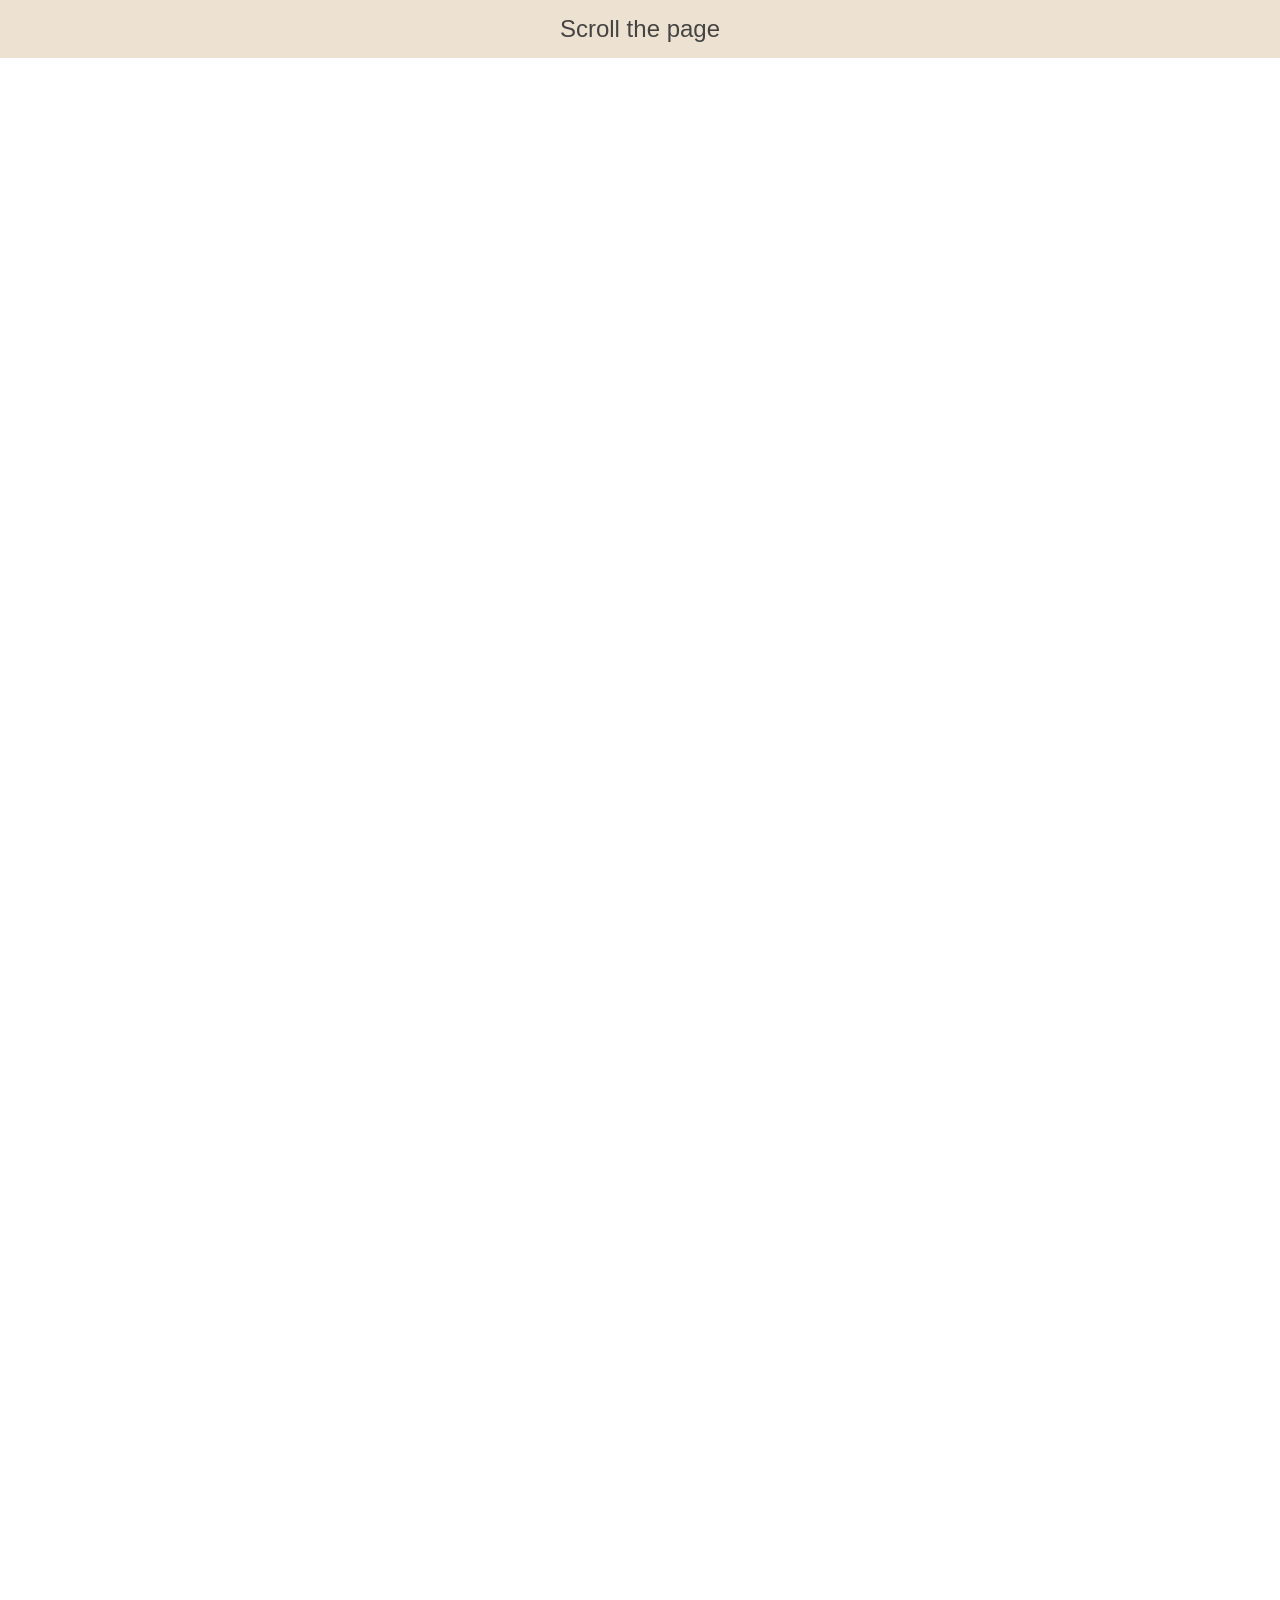
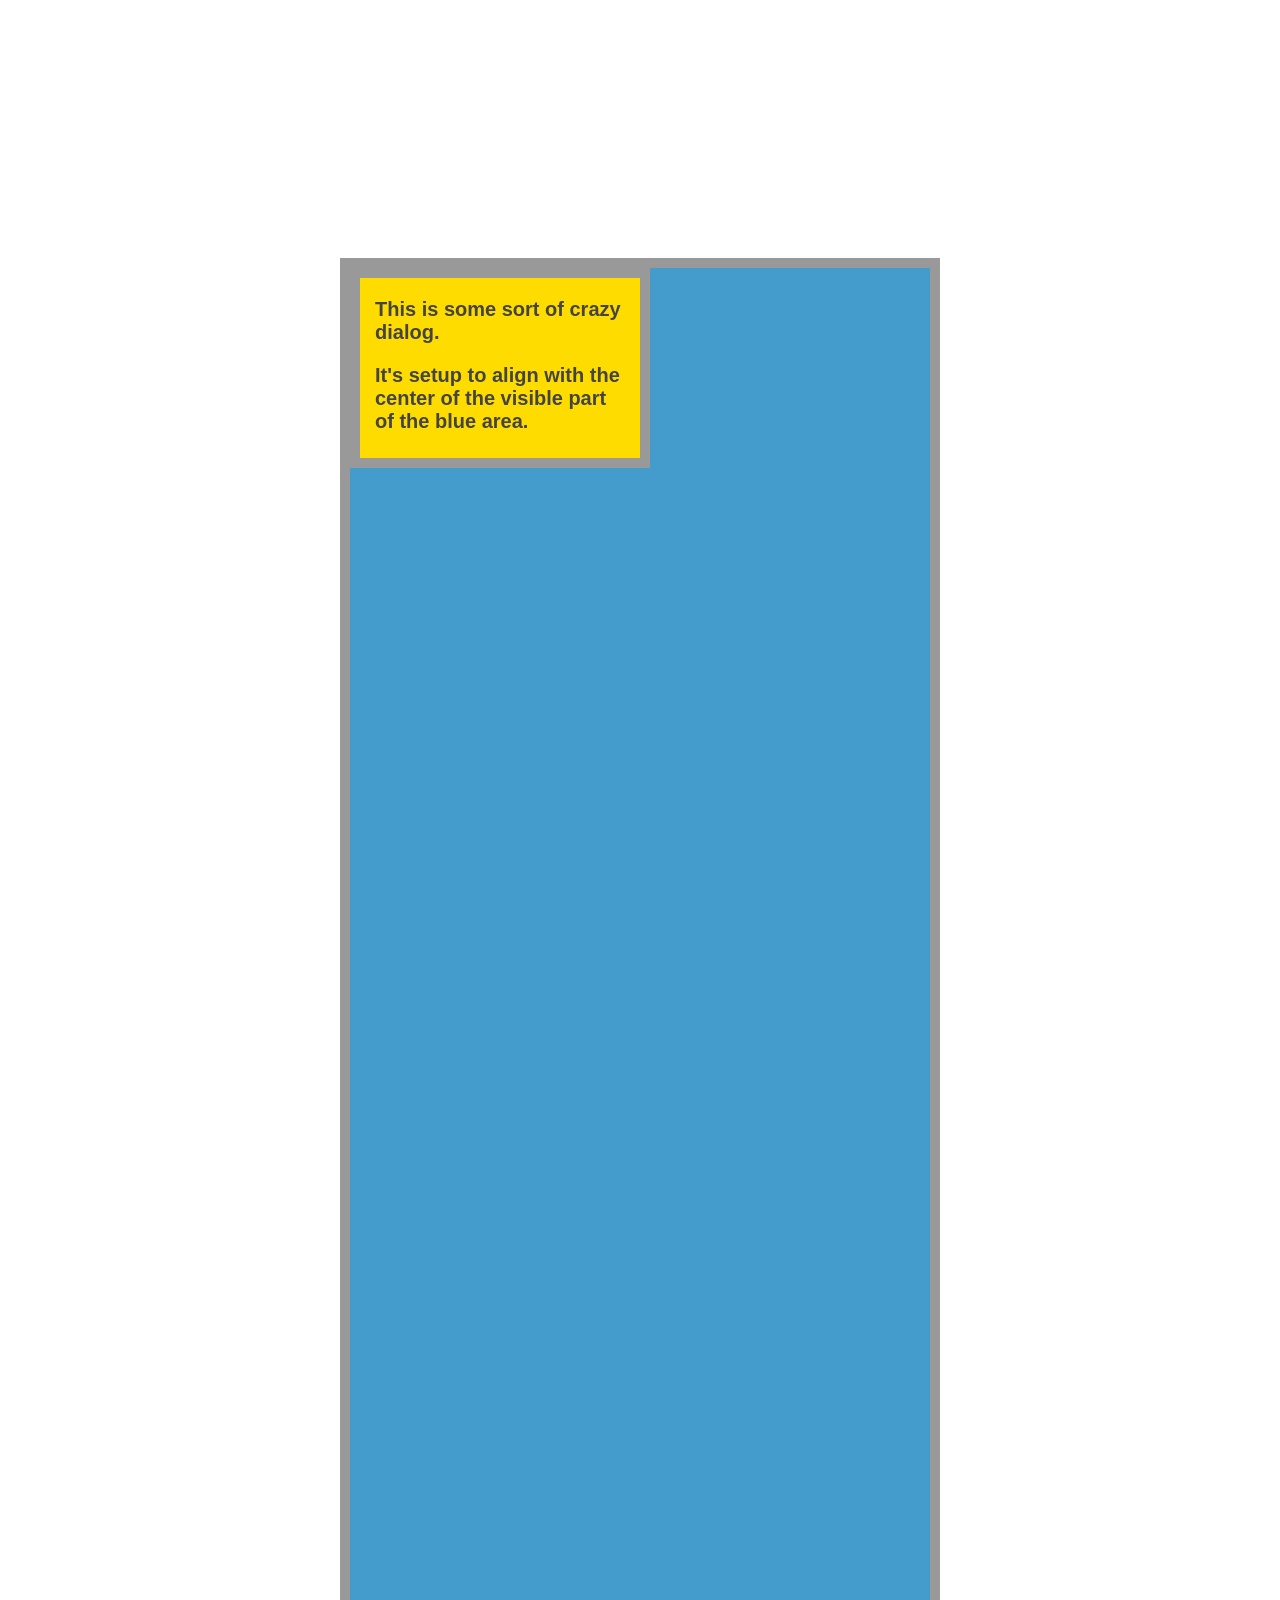
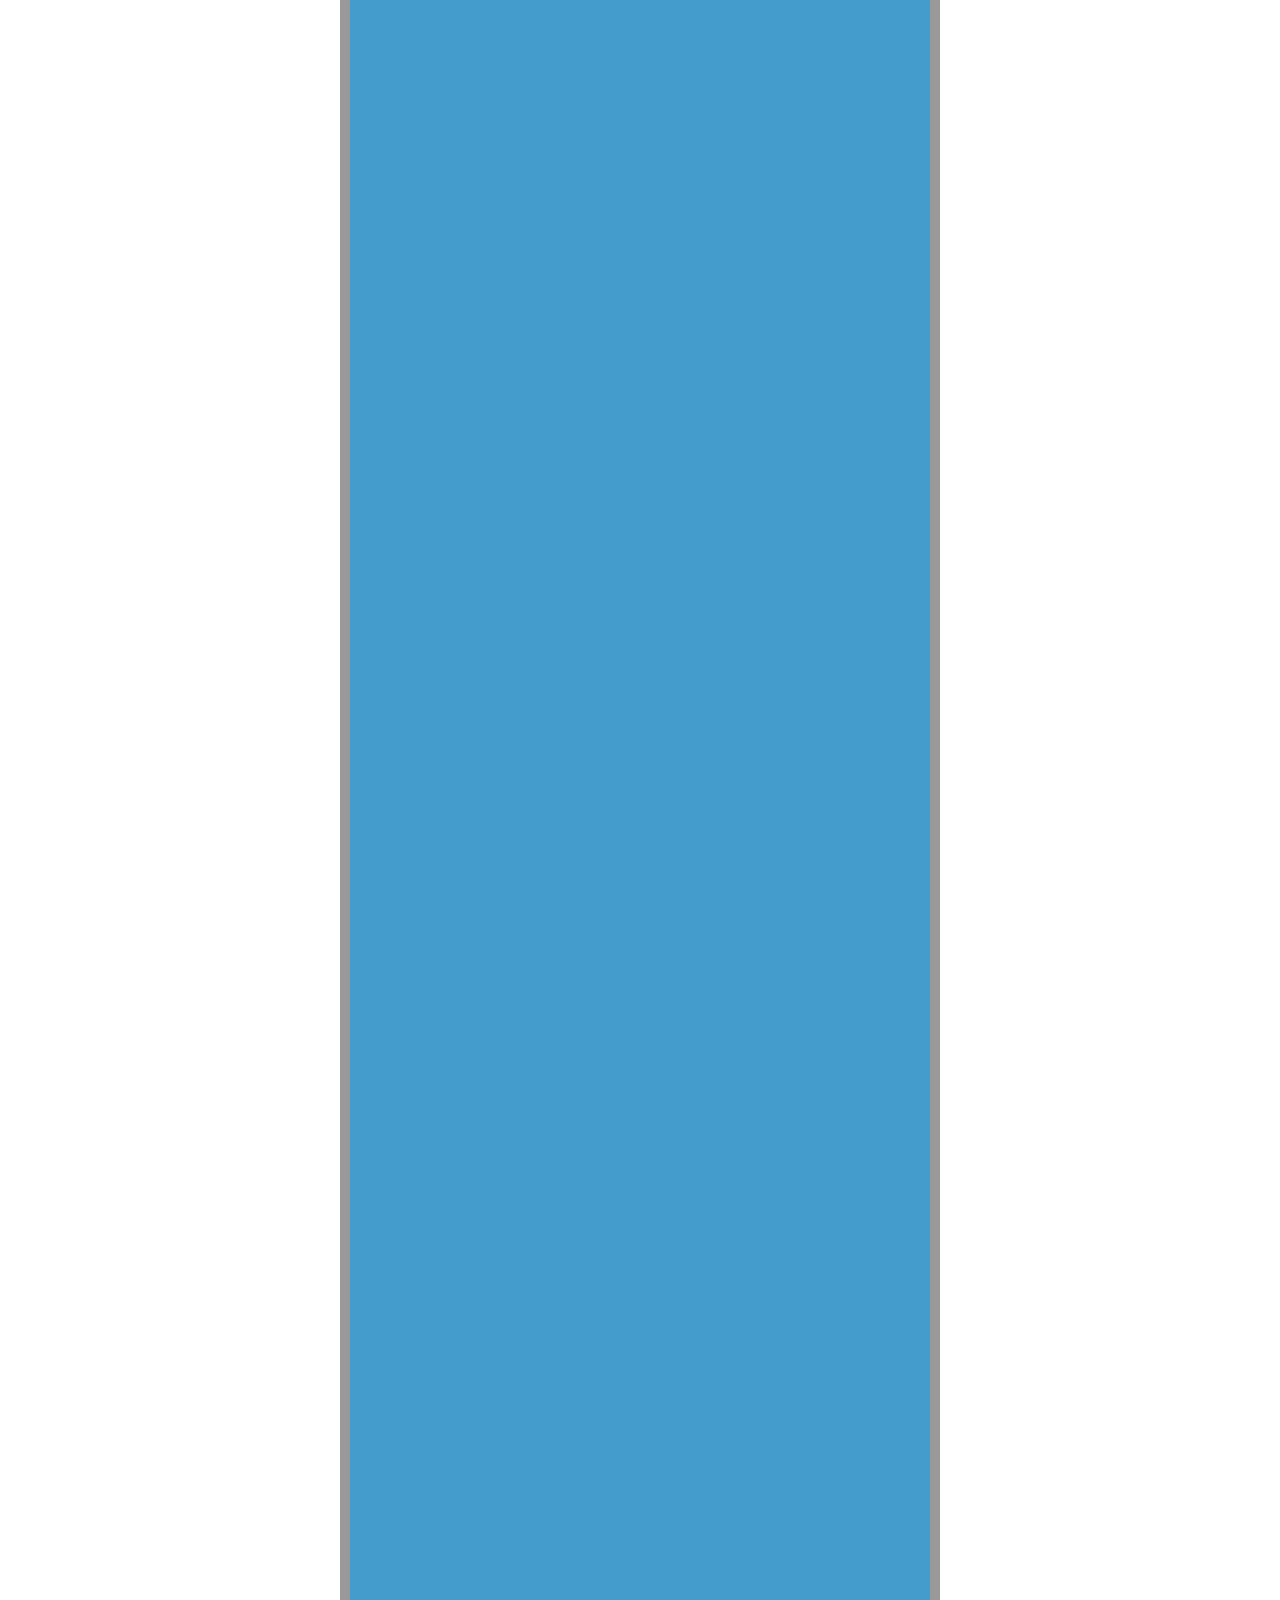
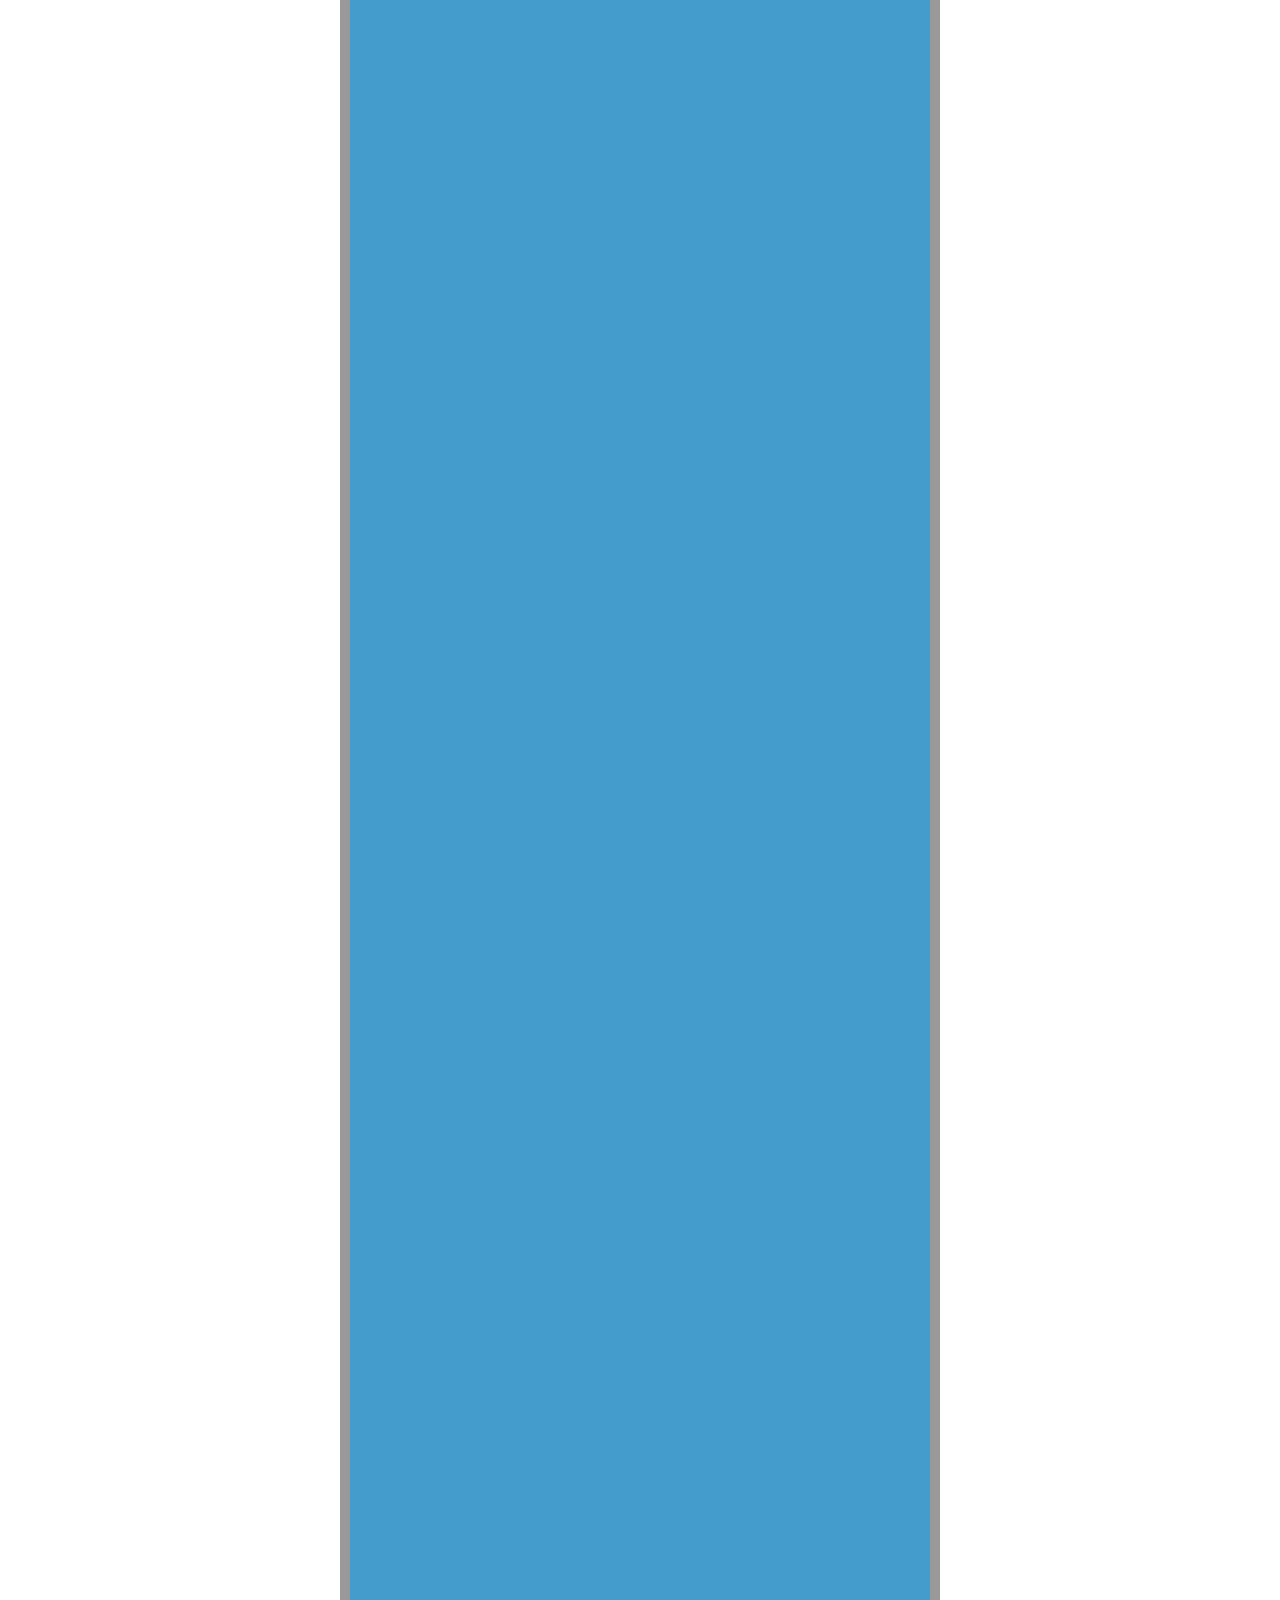
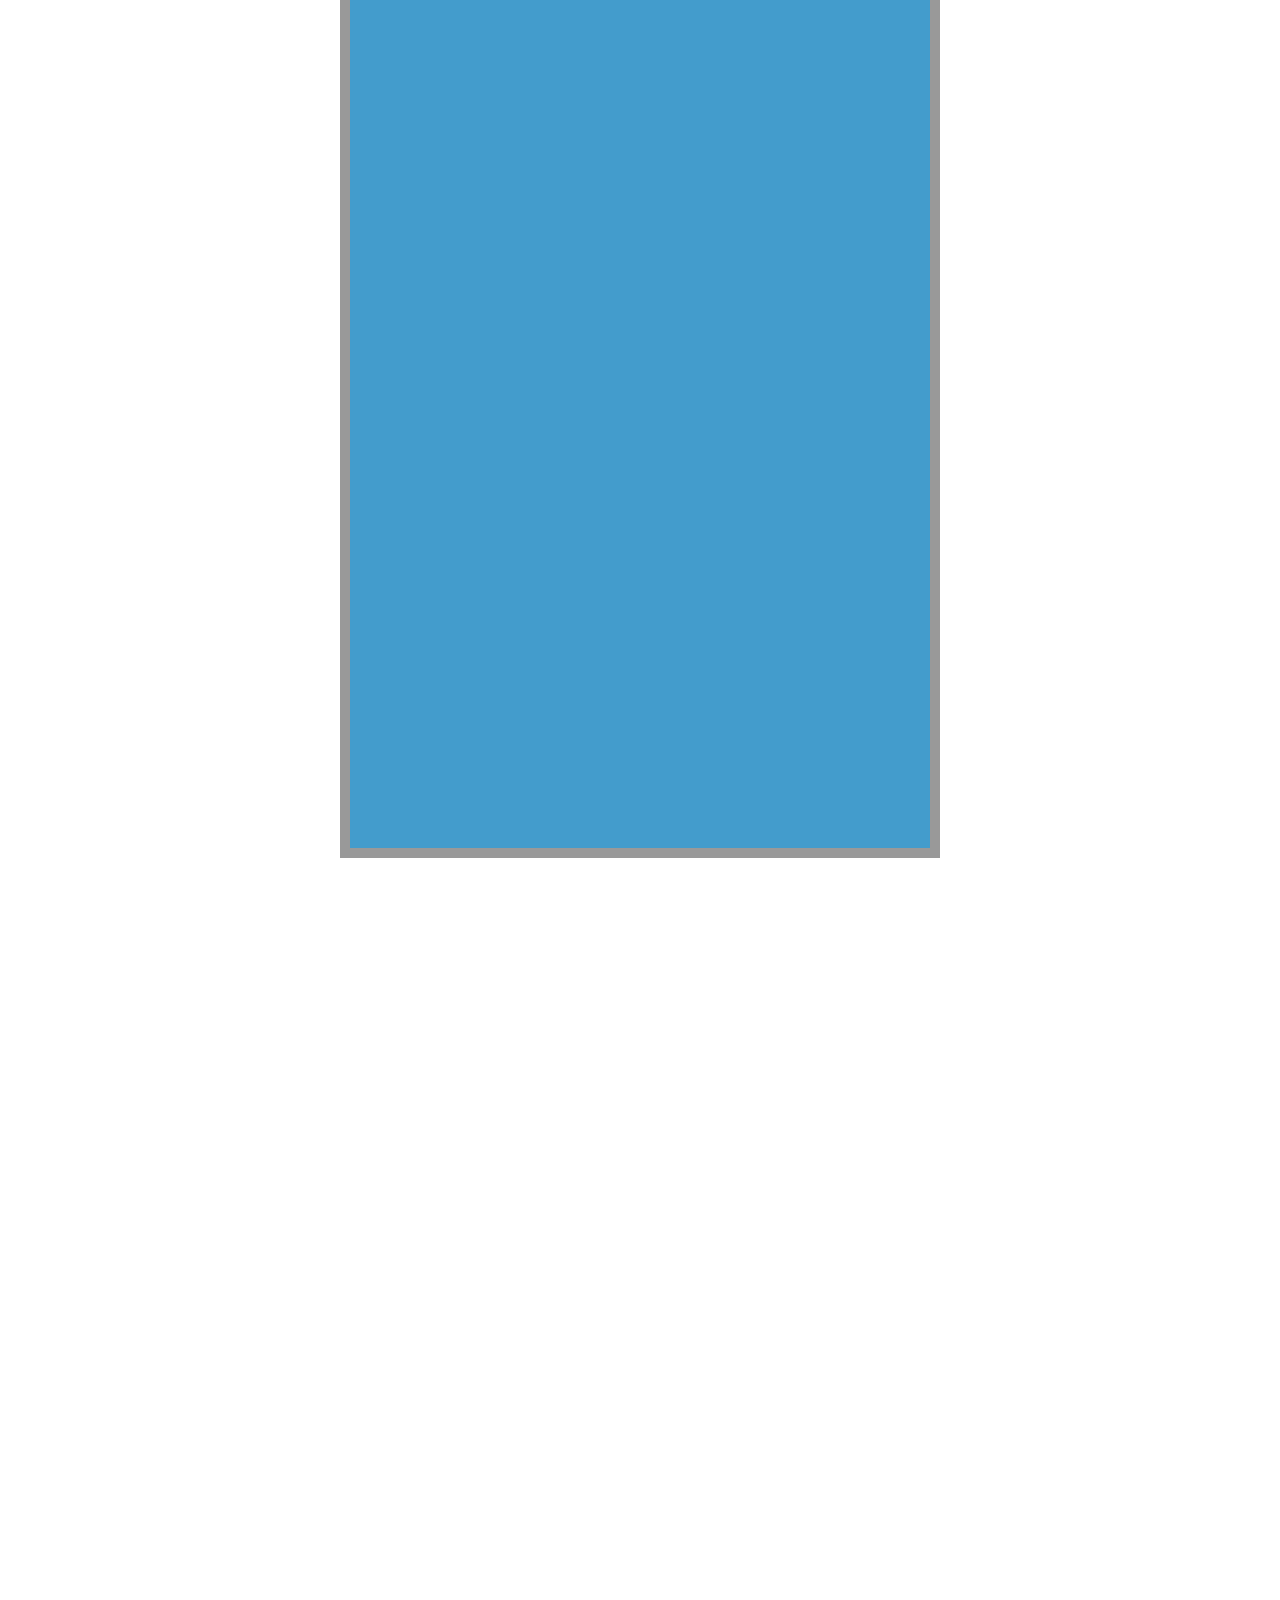
<file: static/node_modules/tether/examples/content-visible/index.html>
<!DOCTYPE html>
<html>
    <head>
        <link rel="stylesheet" href="../resources/css/base.css" />
    </head>
    <body>

    <div class="instructions">Scroll the page</div>

    <style>
      .instructions {
        width: 100%;
        text-align: center;
        font-size: 24px;
        padding: 15px;
        background-color: rgba(210, 180, 140, 0.4);
      }

      * {
        box-sizing: border-box;
      }
      body {
        min-height: 1200vh;
        height: 100%;
      }

      .content-box {
        width: 600px;
        border: 10px solid #999;
        height: 600vh;
        background-color: #439CCC;
        margin: 200vh auto;
      }
      .element {
        border: 10px solid #999;
        background-color: #FFDC00;
        width: 300px;
        height: 200px;
        padding: 0 15px;
        font-size: 20px;
        font-weight: bold;
      }
    </style>

    <div class="content-box">
      <div class="element">
        <p>This is some sort of crazy dialog.</p>

        <p>It's setup to align with the center of the visible part of the blue area.</p>
      </div>
    </div>

    <script src="//github.hubspot.com/tether/dist/js/tether.js"></script>
    <script>
      new Tether({
        element: '.element',
        target: '.content-box',
        attachment: 'middle center',
        targetAttachment: 'middle center',
        targetModifier: 'visible'
      });
    </script>
  </body>
</html>
</file>
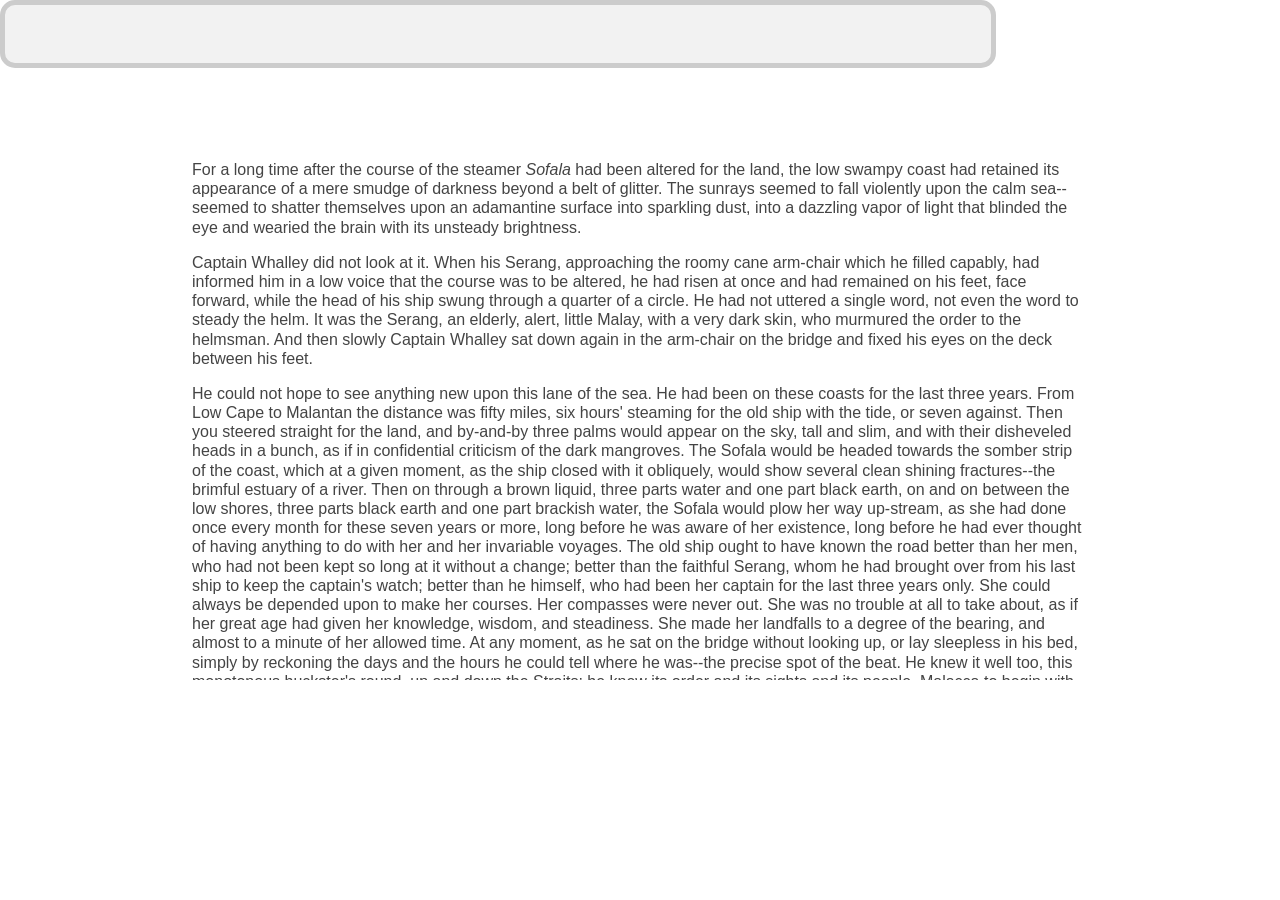
<file: static/node_modules/tether/examples/element-scroll/index.html>
<!DOCTYPE html>
<html>
    <head>
      <link rel="stylesheet" href="../resources/css/base.css" />
    </head>
    <body>

    <div class="scroll">
      <p>For a long time after the course of the steamer <em>Sofala</em> had been
      altered for the land, the low swampy coast had retained its appearance
      of a mere smudge of darkness beyond a belt of glitter. The sunrays
      seemed to fall violently upon the calm sea--seemed to shatter themselves
      upon an adamantine surface into sparkling dust, into a dazzling vapor
      of light that blinded the eye and wearied the brain with its unsteady
      brightness.</p>

      <p>Captain Whalley did not look at it. When his Serang, approaching the
      roomy cane arm-chair which he filled capably, had informed him in a low
      voice that the course was to be altered, he had risen at once and had
      remained on his feet, face forward, while the head of his ship swung
      through a quarter of a circle. He had not uttered a single word, not
      even the word to steady the helm. It was the Serang, an elderly, alert,
      little Malay, with a very dark skin, who murmured the order to the
      helmsman. And then slowly Captain Whalley sat down again in the
      arm-chair on the bridge and fixed his eyes on the deck between his feet.</p>

      <p>He could not hope to see anything new upon this lane of the sea. He had
      been on these coasts for the last three years. From Low Cape to Malantan
      the distance was fifty miles, six hours' steaming for the old ship with
      the tide, or seven against. Then you steered straight for the land, and
      by-and-by three palms would appear on the sky, tall and slim, and with
      their disheveled heads in a bunch, as if in confidential criticism of
      the dark mangroves. The Sofala would be headed towards the somber
      strip of the coast, which at a given moment, as the ship closed with
      it obliquely, would show several clean shining fractures--the brimful
      estuary of a river. Then on through a brown liquid, three parts water
      and one part black earth, on and on between the low shores, three parts
      black earth and one part brackish water, the Sofala would plow her way
      up-stream, as she had done once every month for these seven years or
      more, long before he was aware of her existence, long before he had ever
      thought of having anything to do with her and her invariable voyages.
      The old ship ought to have known the road better than her men, who had
      not been kept so long at it without a change; better than the faithful
      Serang, whom he had brought over from his last ship to keep the
      captain's watch; better than he himself, who had been her captain for
      the last three years only. She could always be depended upon to make her
      courses. Her compasses were never out. She was no trouble at all to
      take about, as if her great age had given her knowledge, wisdom, and
      steadiness. She made her landfalls to a degree of the bearing, and
      almost to a minute of her allowed time. At any moment, as he sat on
      the bridge without looking up, or lay sleepless in his bed, simply by
      reckoning the days and the hours he could tell where he was--the precise
      spot of the beat. He knew it well too, this monotonous huckster's
      round, up and down the Straits; he knew its order and its sights and its
      people. Malacca to begin with, in at daylight and out at dusk, to cross
      over with a rigid phosphorescent wake this highway of the Far East.
      Darkness and gleams on the water, clear stars on a black sky, perhaps
      the lights of a home steamer keeping her unswerving course in the
      middle, or maybe the elusive shadow of a native craft with her mat sails
      flitting by silently--and the low land on the other side in sight
      at daylight. At noon the three palms of the next place of call, up a
      sluggish river. The only white man residing there was a retired young
      sailor, with whom he had become friendly in the course of many voyages.
      Sixty miles farther on there was another place of call, a deep bay with
      only a couple of houses on the beach. And so on, in and out, picking
      up coastwise cargo here and there, and finishing with a hundred miles'
      steady steaming through the maze of an archipelago of small islands up
      to a large native town at the end of the beat. There was a three days'
      rest for the old ship before he started her again in inverse order,
      seeing the same shores from another bearing, hearing the same voices
      in the same places, back again to the Sofala's port of registry on
      the great highway to the East, where he would take up a berth nearly
      opposite the big stone pile of the harbor office till it was time to
      start again on the old round of 1600 miles and thirty days. Not a very
      enterprising life, this, for Captain Whalley, Henry Whalley, otherwise
      Dare-devil Harry--Whalley of the Condor, a famous clipper in her day.
      No. Not a very enterprising life for a man who had served famous firms,
      who had sailed famous ships (more than one or two of them his own); who
      had made famous passages, had been the pioneer of new routes and new
      trades; who had steered across the unsurveyed tracts of the South Seas,
      and had seen the sun rise on uncharted islands. Fifty years at sea, and
      forty out in the East ("a pretty thorough apprenticeship," he used
      to remark smilingly), had made him honorably known to a generation of
      shipowners and merchants in all the ports from Bombay clear over to
      where the East merges into the West upon the coast of the two Americas.
      His fame remained writ, not very large but plain enough, on the
      Admiralty charts. Was there not somewhere between Australia and China a
      Whalley Island and a Condor Reef? On that dangerous coral formation the
      celebrated clipper had hung stranded for three days, her captain and
      crew throwing her cargo overboard with one hand and with the other, as
      it were, keeping off her a flotilla of savage war-canoes. At that time
      neither the island nor the reef had any official existence. Later the
      officers of her Majesty's steam vessel Fusilier, dispatched to make a
      survey of the route, recognized in the adoption of these two names the
      enterprise of the man and the solidity of the ship. Besides, as anyone
      who cares may see, the "General Directory," vol. ii. p. 410, begins the
      description of the "Malotu or Whalley Passage" with the words: "This
      advantageous route, first discovered in 1850 by Captain Whalley in the
      ship Condor," &amp;c., and ends by recommending it warmly to sailing vessels
      leaving the China ports for the south in the months from December to
      April inclusive.</p>

      <p>This was the clearest gain he had out of life. Nothing could rob him
      of this kind of fame. The piercing of the Isthmus of Suez, like the
      breaking of a dam, had let in upon the East a flood of new ships, new
      men, new methods of trade. It had changed the face of the Eastern seas
      and the very spirit of their life; so that his early experiences meant
      nothing whatever to the new generation of seamen.</p>

      <p>In those bygone days he had handled many thousands of pounds of his
      employers' money and of his own; he had attended faithfully, as by law
      a shipmaster is expected to do, to the conflicting interests of owners,
      charterers, and underwriters. He had never lost a ship or consented to
      a shady transaction; and he had lasted well, outlasting in the end the
      conditions that had gone to the making of his name. He had buried his
      wife (in the Gulf of Petchili), had married off his daughter to the man
      of her unlucky choice, and had lost more than an ample competence in the
      crash of the notorious Travancore and Deccan Banking Corporation, whose
      downfall had shaken the East like an earthquake. And he was sixty-five
      years old.</p>

      <p>His age sat lightly enough on him; and of his ruin he was not ashamed.
      He had not been alone to believe in the stability of the Banking
      Corporation. Men whose judgment in matters of finance was as expert as
      his seamanship had commended the prudence of his investments, and had
      themselves lost much money in the great failure. The only difference
      between him and them was that he had lost his all. And yet not his all.
      There had remained to him from his lost fortune a very pretty little
      bark, Fair Maid, which he had bought to occupy his leisure of a retired
      sailor--"to play with," as he expressed it himself.</p>

      <p>He had formally declared himself tired of the sea the year preceding his
      daughter's marriage. But after the young couple had gone to settle in
      Melbourne he found out that he could not make himself happy on shore. He
      was too much of a merchant sea-captain for mere yachting to satisfy him.
      He wanted the illusion of affairs; and his acquisition of the Fair
      Maid preserved the continuity of his life. He introduced her to his
      acquaintances in various ports as "my last command." When he grew too
      old to be trusted with a ship, he would lay her up and go ashore to be
      buried, leaving directions in his will to have the bark towed out and
      scuttled decently in deep water on the day of the funeral. His daughter
      would not grudge him the satisfaction of knowing that no stranger would
      handle his last command after him. With the fortune he was able to leave
      her, the value of a 500-ton bark was neither here nor there. All this
      would be said with a jocular twinkle in his eye: the vigorous old man
      had too much vitality for the sentimentalism of regret; and a little
      wistfully withal, because he was at home in life, taking a genuine
      pleasure in its feelings and its possessions; in the dignity of his
      reputation and his wealth, in his love for his daughter, and in his
      satisfaction with the ship--the plaything of his lonely leisure.</p>

      <p>He had the cabin arranged in accordance with his simple ideal of comfort
      at sea. A big bookcase (he was a great reader) occupied one side of his
      stateroom; the portrait of his late wife, a flat bituminous oil-painting
      representing the profile and one long black ringlet of a young woman,
      faced his bed-place. Three chronometers ticked him to sleep and greeted
      him on waking with the tiny competition of their beats. He rose at five
      every day. The officer of the morning watch, drinking his early cup
      of coffee aft by the wheel, would hear through the wide orifice of the
      copper ventilators all the splashings, blowings, and splutterings of
      his captain's toilet. These noises would be followed by a sustained
      deep murmur of the Lord's Prayer recited in a loud earnest voice. Five
      minutes afterwards the head and shoulders of Captain Whalley emerged
      out of the companion-hatchway. Invariably he paused for a while on the
      stairs, looking all round at the horizon; upwards at the trim of the
      sails; inhaling deep draughts of the fresh air. Only then he would step
      out on the poop, acknowledging the hand raised to the peak of the cap
      with a majestic and benign "Good morning to you." He walked the deck
      till eight scrupulously. Sometimes, not above twice a year, he had to
      use a thick cudgel-like stick on account of a stiffness in the hip--a
      slight touch of rheumatism, he supposed. Otherwise he knew nothing of
      the ills of the flesh. At the ringing of the breakfast bell he went
      below to feed his canaries, wind up the chronometers, and take the
      head of the table. From there he had before his eyes the big carbon
      photographs of his daughter, her husband, and two fat-legged babies
      --his grandchildren--set in black frames into the maplewood bulkheads
      of the cuddy. After breakfast he dusted the glass over these portraits
      himself with a cloth, and brushed the oil painting of his wife with a
      plumate kept suspended from a small brass hook by the side of the heavy
      gold frame. Then with the door of his stateroom shut, he would sit down
      on the couch under the portrait to read a chapter out of a thick pocket
      Bible--her Bible. But on some days he only sat there for half an hour
      with his finger between the leaves and the closed book resting on his
      knees. Perhaps he had remembered suddenly how fond of boat-sailing she
      used to be.</p>

      <p>She had been a real shipmate and a true woman too. It was like an
      article of faith with him that there never had been, and never could be,
      a brighter, cheerier home anywhere afloat or ashore than his home under
      the poop-deck of the Condor, with the big main cabin all white and gold,
      garlanded as if for a perpetual festival with an unfading wreath. She
      had decorated the center of every panel with a cluster of home flowers.
      It took her a twelvemonth to go round the cuddy with this labor of love.
      To him it had remained a marvel of painting, the highest achievement of
      taste and skill; and as to old Swinburne, his mate, every time he
      came down to his meals he stood transfixed with admiration before the
      progress of the work. You could almost smell these roses, he declared,
      sniffing the faint flavor of turpentine which at that time pervaded the
      saloon, and (as he confessed afterwards) made him somewhat less hearty
      than usual in tackling his food. But there was nothing of the sort to
      interfere with his enjoyment of her singing. "Mrs. Whalley is a regular
      out-and-out nightingale, sir," he would pronounce with a judicial air
      after listening profoundly over the skylight to the very end of the
      piece. In fine weather, in the second dog-watch, the two men could hear
      her trills and roulades going on to the accompaniment of the piano in
      the cabin. On the very day they got engaged he had written to London
      for the instrument; but they had been married for over a year before it
      reached them, coming out round the Cape. The big case made part of the
      first direct general cargo landed in Hong-kong harbor--an event that to
      the men who walked the busy quays of to-day seemed as hazily remote as
      the dark ages of history. But Captain Whalley could in a half hour of
      solitude live again all his life, with its romance, its idyl, and its
      sorrow. He had to close her eyes himself. She went away from under the
      ensign like a sailor's wife, a sailor herself at heart. He had read
      the service over her, out of her own prayer-book, without a break in his
      voice. When he raised his eyes he could see old Swinburne facing him
      with his cap pressed to his breast, and his rugged, weather-beaten,
      impassive face streaming with drops of water like a lump of chipped red
      granite in a shower. It was all very well for that old sea-dog to cry.
      He had to read on to the end; but after the splash he did not remember
      much of what happened for the next few days. An elderly sailor of the
      crew, deft at needlework, put together a mourning frock for the child
      out of one of her black skirts.</p>

      <p>He was not likely to forget; but you cannot dam up life like a sluggish
      stream. It will break out and flow over a man's troubles, it will close
      upon a sorrow like the sea upon a dead body, no matter how much love has
      gone to the bottom. And the world is not bad. People had been very
      kind to him; especially Mrs. Gardner, the wife of the senior partner
      in Gardner, Patteson, &amp; Co., the owners of the Condor. It was she who
      volunteered to look after the little one, and in due course took her to
      England (something of a journey in those days, even by the overland
      mail route) with her own girls to finish her education. It was ten years
      before he saw her again.</p>

      <p>As a little child she had never been frightened of bad weather; she
      would beg to be taken up on deck in the bosom of his oilskin coat to
      watch the big seas hurling themselves upon the Condor. The swirl and
      crash of the waves seemed to fill her small soul with a breathless
      delight. "A good boy spoiled," he used to say of her in joke. He had
      named her Ivy because of the sound of the word, and obscurely fascinated
      by a vague association of ideas. She had twined herself tightly round
      his heart, and he intended her to cling close to her father as to a
      tower of strength; forgetting, while she was little, that in the nature
      of things she would probably elect to cling to someone else. But
      he loved life well enough for even that event to give him a certain
      satisfaction, apart from his more intimate feeling of loss.</p>

      <p>After he had purchased the Fair Maid to occupy his loneliness, he
      hastened to accept a rather unprofitable freight to Australia simply for
      the opportunity of seeing his daughter in her own home. What made him
      dissatisfied there was not to see that she clung now to somebody else,
      but that the prop she had selected seemed on closer examination "a
      rather poor stick"--even in the matter of health. He disliked his
      son-in-law's studied civility perhaps more than his method of
      handling the sum of money he had given Ivy at her marriage. But of his
      apprehensions he said nothing. Only on the day of his departure, with
      the hall-door open already, holding her hands and looking steadily into
      her eyes, he had said, "You know, my dear, all I have is for you and the
      chicks. Mind you write to me openly." She had answered him by an almost
      imperceptible movement of her head. She resembled her mother in
      the color of her eyes, and in character--and also in this, that she
      understood him without many words.</p>

      <p>Sure enough she had to write; and some of these letters made Captain
      Whalley lift his white eye-brows. For the rest he considered he was
      reaping the true reward of his life by being thus able to produce on
      demand whatever was needed. He had not enjoyed himself so much in a
      way since his wife had died. Characteristically enough his son-in-law's
      punctuality in failure caused him at a distance to feel a sort of
      kindness towards the man. The fellow was so perpetually being jammed on
      a lee shore that to charge it all to his reckless navigation would be
      manifestly unfair. No, no! He knew well what that meant. It was bad
      luck. His own had been simply marvelous, but he had seen in his life too
      many good men--seamen and others--go under with the sheer weight of bad
      luck not to recognize the fatal signs. For all that, he was cogitating
      on the best way of tying up very strictly every penny he had to leave,
      when, with a preliminary rumble of rumors (whose first sound reached
      him in Shanghai as it happened), the shock of the big failure came;
      and, after passing through the phases of stupor, of incredulity, of
      indignation, he had to accept the fact that he had nothing to speak of
      to leave.</p>

      <p>Upon that, as if he had only waited for this catastrophe, the unlucky
      man, away there in Melbourne, gave up his unprofitable game, and sat
      down--in an invalid's bath-chair at that too. "He will never walk
      again," wrote the wife. For the first time in his life Captain Whalley
      was a bit staggered.</p>

      <p>The Fair Maid had to go to work in bitter earnest now. It was no longer
      a matter of preserving alive the memory of Dare-devil Harry Whalley in
      the Eastern Seas, or of keeping an old man in pocket-money and clothes,
      with, perhaps, a bill for a few hundred first-class cigars thrown in at
      the end of the year. He would have to buckle-to, and keep her going hard
      on a scant allowance of gilt for the ginger-bread scrolls at her stem
      and stern.</p>

      <p>This necessity opened his eyes to the fundamental changes of the world.
      Of his past only the familiar names remained, here and there, but
      the things and the men, as he had known them, were gone. The name of
      Gardner, Patteson, &amp; Co. was still displayed on the walls of warehouses
      by the waterside, on the brass plates and window-panes in the business
      quarters of more than one Eastern port, but there was no longer a
      Gardner or a Patteson in the firm. There was no longer for Captain
      Whalley an arm-chair and a welcome in the private office, with a bit of
      business ready to be put in the way of an old friend, for the sake of
      bygone services. The husbands of the Gardner girls sat behind the desks
      in that room where, long after he had left the employ, he had kept his
      right of entrance in the old man's time. Their ships now had yellow
      funnels with black tops, and a time-table of appointed routes like a
      confounded service of tramways. The winds of December and June were all
      one to them; their captains (excellent young men he doubted not) were,
      to be sure, familiar with Whalley Island, because of late years the
      Government had established a white fixed light on the north end (with
      a red danger sector over the Condor Reef), but most of them would have
      been extremely surprised to hear that a flesh-and-blood Whalley still
      existed--an old man going about the world trying to pick up a cargo here
      and there for his little bark.</p>

      <p>And everywhere it was the same. Departed the men who would have nodded
      appreciatively at the mention of his name, and would have thought
      themselves bound in honor to do something for Dare-devil Harry Whalley.
      Departed the opportunities which he would have known how to seize; and
      gone with them the white-winged flock of clippers that lived in the
      boisterous uncertain life of the winds, skimming big fortunes out of
      the foam of the sea. In a world that pared down the profits to an
      irreducible minimum, in a world that was able to count its disengaged
      tonnage twice over every day, and in which lean charters were snapped up
      by cable three months in advance, there were no chances of fortune for
      an individual wandering haphazard with a little bark--hardly indeed any
      room to exist.</p>

      <p>He found it more difficult from year to year. He suffered greatly from
      the smallness of remittances he was able to send his daughter. Meantime
      he had given up good cigars, and even in the matter of inferior cheroots
      limited himself to six a day. He never told her of his difficulties, and
      she never enlarged upon her struggle to live. Their confidence in each
      other needed no explanations, and their perfect understanding endured
      without protestations of gratitude or regret. He would have been shocked
      if she had taken it into her head to thank him in so many words, but
      he found it perfectly natural that she should tell him she needed two
      hundred pounds.</p>

      <p>He had come in with the Fair Maid in ballast to look for a freight in
      the Sofala's port of registry, and her letter met him there. Its tenor
      was that it was no use mincing matters. Her only resource was in opening
      a boarding-house, for which the prospects, she judged, were good. Good
      enough, at any rate, to make her tell him frankly that with two hundred
      pounds she could make a start. He had torn the envelope open, hastily,
      on deck, where it was handed to him by the ship-chandler's runner, who
      had brought his mail at the moment of anchoring. For the second time
      in his life he was appalled, and remained stock-still at the cabin door
      with the paper trembling between his fingers. Open a boarding-house! Two
      hundred pounds for a start! The only resource! And he did not know where
      to lay his hands on two hundred pence.</p>

      <p>All that night Captain Whalley walked the poop of his anchored ship, as
      though he had been about to close with the land in thick weather, and
      uncertain of his position after a run of many gray days without a sight
      of sun, moon, or stars. The black night twinkled with the guiding lights
      of seamen and the steady straight lines of lights on shore; and all
      around the Fair Maid the riding lights of ships cast trembling trails
      upon the water of the roadstead. Captain Whalley saw not a gleam
      anywhere till the dawn broke and he found out that his clothing was
      soaked through with the heavy dew.</p>

      <p>His ship was awake. He stopped short, stroked his wet beard, and
      descended the poop ladder backwards, with tired feet. At the sight
      of him the chief officer, lounging about sleepily on the quarterdeck,
      remained open-mouthed in the middle of a great early-morning yawn.</p>

      <p>"Good morning to you," pronounced Captain Whalley solemnly, passing into
      the cabin. But he checked himself in the doorway, and without looking
      back, "By the bye," he said, "there should be an empty wooden case put
      away in the lazarette. It has not been broken up--has it?"</p>

      <p>The mate shut his mouth, and then asked as if dazed, "What empty case,
      sir?"</p>

      <p>"A big flat packing-case belonging to that painting in my room. Let it
      be taken up on deck and tell the carpenter to look it over. I may want
      to use it before long."</p>

      <p>The chief officer did not stir a limb till he had heard the door of the
      captain's state-room slam within the cuddy. Then he beckoned aft the
      second mate with his forefinger to tell him that there was something "in
      the wind."</p>

      <p>When the bell rang Captain Whalley's authoritative voice boomed out
      through a closed door, "Sit down and don't wait for me." And his
      impressed officers took their places, exchanging looks and whispers
      across the table. What! No breakfast? And after apparently knocking
      about all night on deck, too! Clearly, there was something in the wind.
      In the skylight above their heads, bowed earnestly over the plates,
      three wire cages rocked and rattled to the restless jumping of the
      hungry canaries; and they could detect the sounds of their "old
      man's" deliberate movements within his state-room. Captain Whalley was
      methodically winding up the chronometers, dusting the portrait of
      his late wife, getting a clean white shirt out of the drawers, making
      himself ready in his punctilious unhurried manner to go ashore. He could
      not have swallowed a single mouthful of food that morning. He had made
      up his mind to sell the Fair Maid.</p>
    </div>

    <div class="pointer"></div>

    <style>
      body {
        cursor: pointer;
      }
      .scroll {
        height: 80vh;
        width: 80vw;
        max-height: 600px;
        position: fixed;
        top: 5em;
        left: 10vw;

        overflow-y: scroll;
        padding: 4em;
        box-sizing: border-box;
        line-height: 1.2;
      }
      .scroll::-webkit-scrollbar, .scroll::-webkit-scrollbar-track, .scroll::-webkit-scrollbar-thumb {
        display: none;
      }

      .pointer {
        height: 3.6em;
        width: 77vw;
        border: 5px solid #CCC;
        border-radius: 15px;
        background-color: rgba(0, 0, 0, 0.05);
        pointer-events: none;
      }
      .highlight {
        background-color: rgba(255, 255, 0, 0.3);
      }
      .hover {
        background-color: rgba(0, 255, 255, 0.2);
      }
    </style>

    <script src="//github.hubspot.com/tether/dist/js/tether.js"></script>
    <script>
      var pointer = document.querySelector('.pointer');
      var scroll = document.querySelector('.scroll');

      // This creates the pointer tether and links it up
      // with the scroll handle
      new Tether({
        element: pointer,
        target: scroll,
        attachment: 'middle right',
        targetAttachment: 'middle left',
        targetModifier: 'scroll-handle'
      });

      // Everything after this is for the highlighting effect
      var paras = document.querySelectorAll('p');
      for(var i=paras.length; i--;){
        var sents = paras[i].innerHTML.split('.');
        for (var j=sents.length; j--;){
          if (sents[j].trim().length)
            sents[j] = '<span>' + sents[j] + '.</span>';
        }
        paras[i].innerHTML = sents.join('');
      }

      var spans = document.querySelectorAll('p span');

      function highlight(){
        if (!spans) return;

        var bar = pointer.getBoundingClientRect();

        for (var i=spans.length; i--;){
          var coord = spans[i].getBoundingClientRect();

          if (bar.top < coord.top && bar.bottom > coord.top){
            spans[i].classList.add('hover');
          } else if (spans[i].classList.contains('hover')) {
            spans[i].classList.remove('hover');
          }
        }

        requestAnimationFrame(highlight);
      }

      highlight();

      document.body.addEventListener('click', function(){
        var els = document.querySelectorAll('.hover');
        for (var i=els.length; i--;)
          els[i].classList.toggle('highlight');
      });
    </script>
  </body>
</html>
</file>
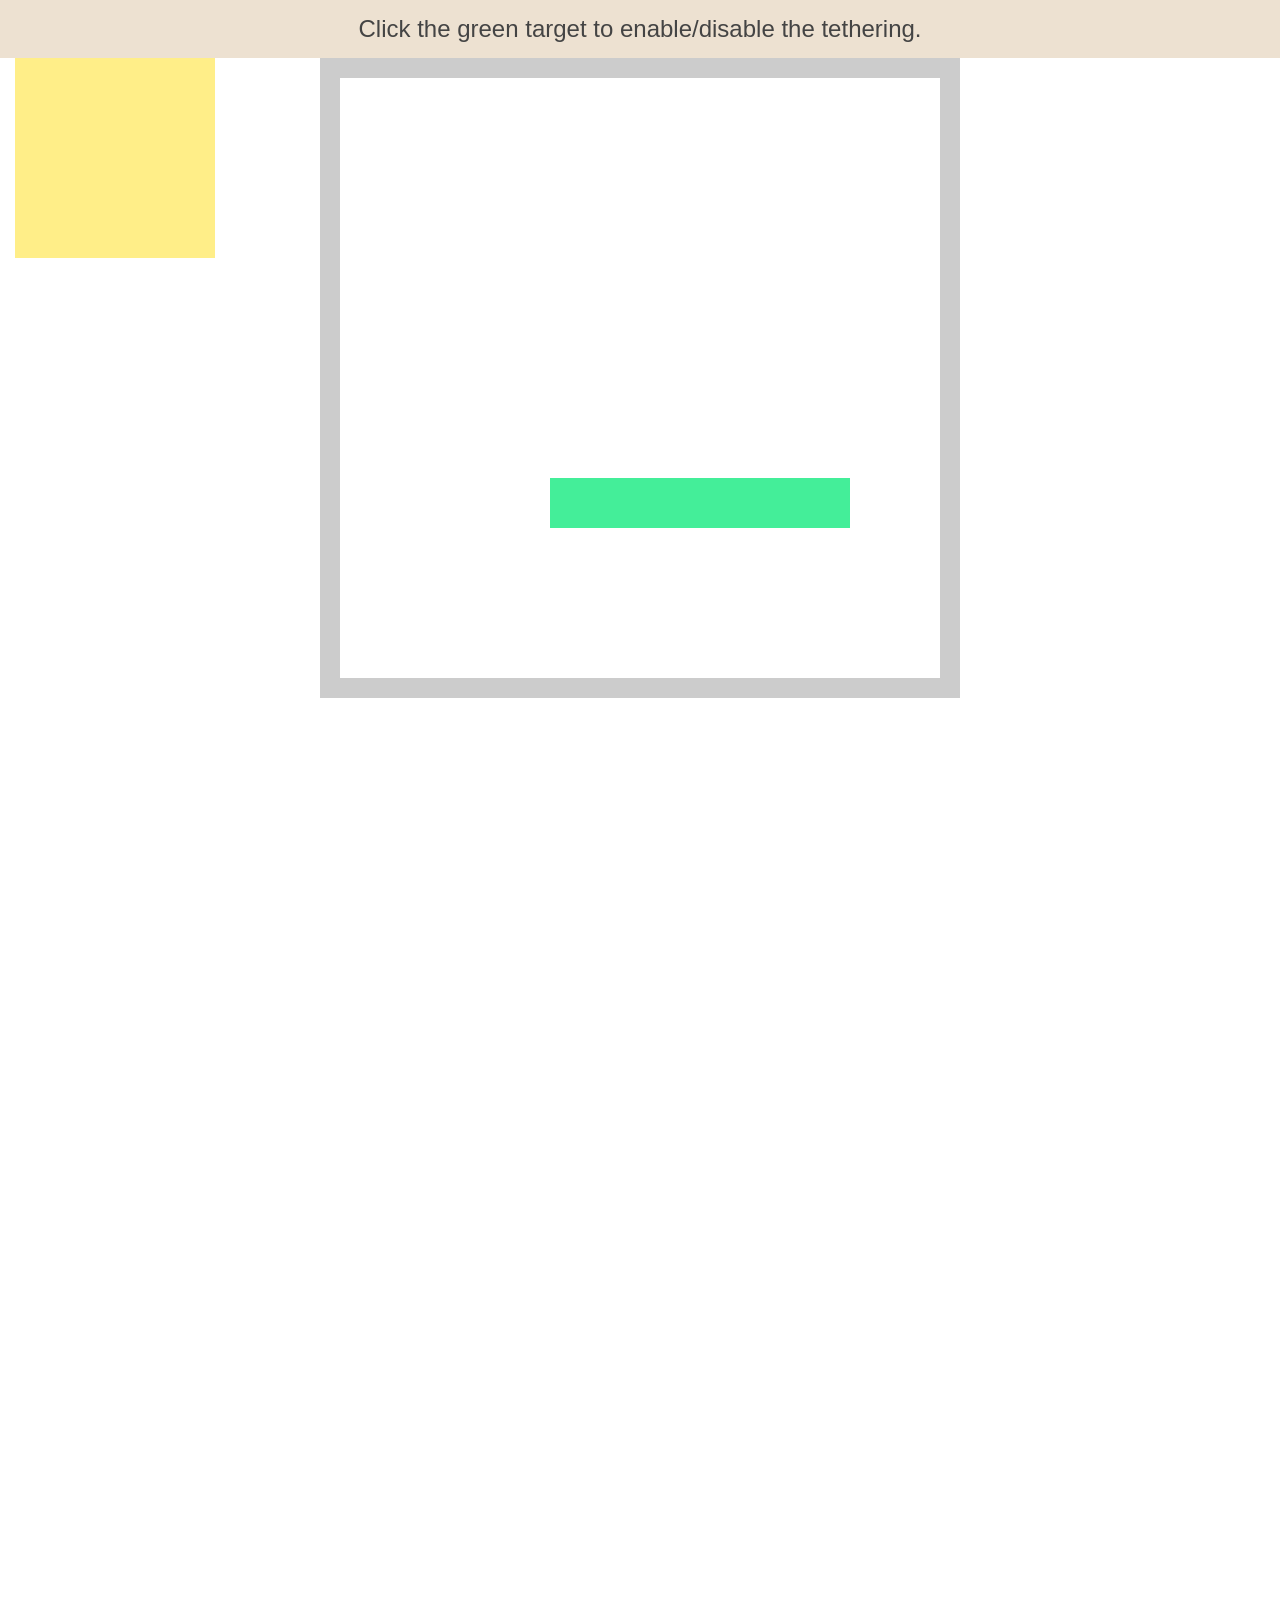
<file: static/node_modules/tether/examples/enable-disable/index.html>
<!DOCTYPE html>
<html>
    <head>
        <meta charset="utf-8">
        <meta http-equiv="X-UA-Compatible" content="chrome=1">
        <meta name="viewport" content="width=device-width, initial-scale=1, user-scalable=no">
        <link rel="stylesheet" href="../resources/css/base.css" />
        <link rel="stylesheet" href="../common/css/style.css" />
    </head>
    <body>
        <div class="instructions">Click the green target to enable/disable the tethering.</div>

        <div class="element"></div>
        <div class="container">
            <div class="pad"></div>
            <div class="target"></div>
            <div class="pad"></div>
        </div>

        <script src="//github.hubspot.com/tether/dist/js/tether.js"></script>
        <script>
            var tether = new Tether({
                element: '.element',
                target: '.target',
                attachment: 'top left',
                targetAttachment: 'top right'
            });

            document.querySelector('.target').addEventListener('click', function(){
                if (tether.enabled)
                    tether.disable();
                else
                    tether.enable();
            });
        </script>
    </body>
</html>
</file>
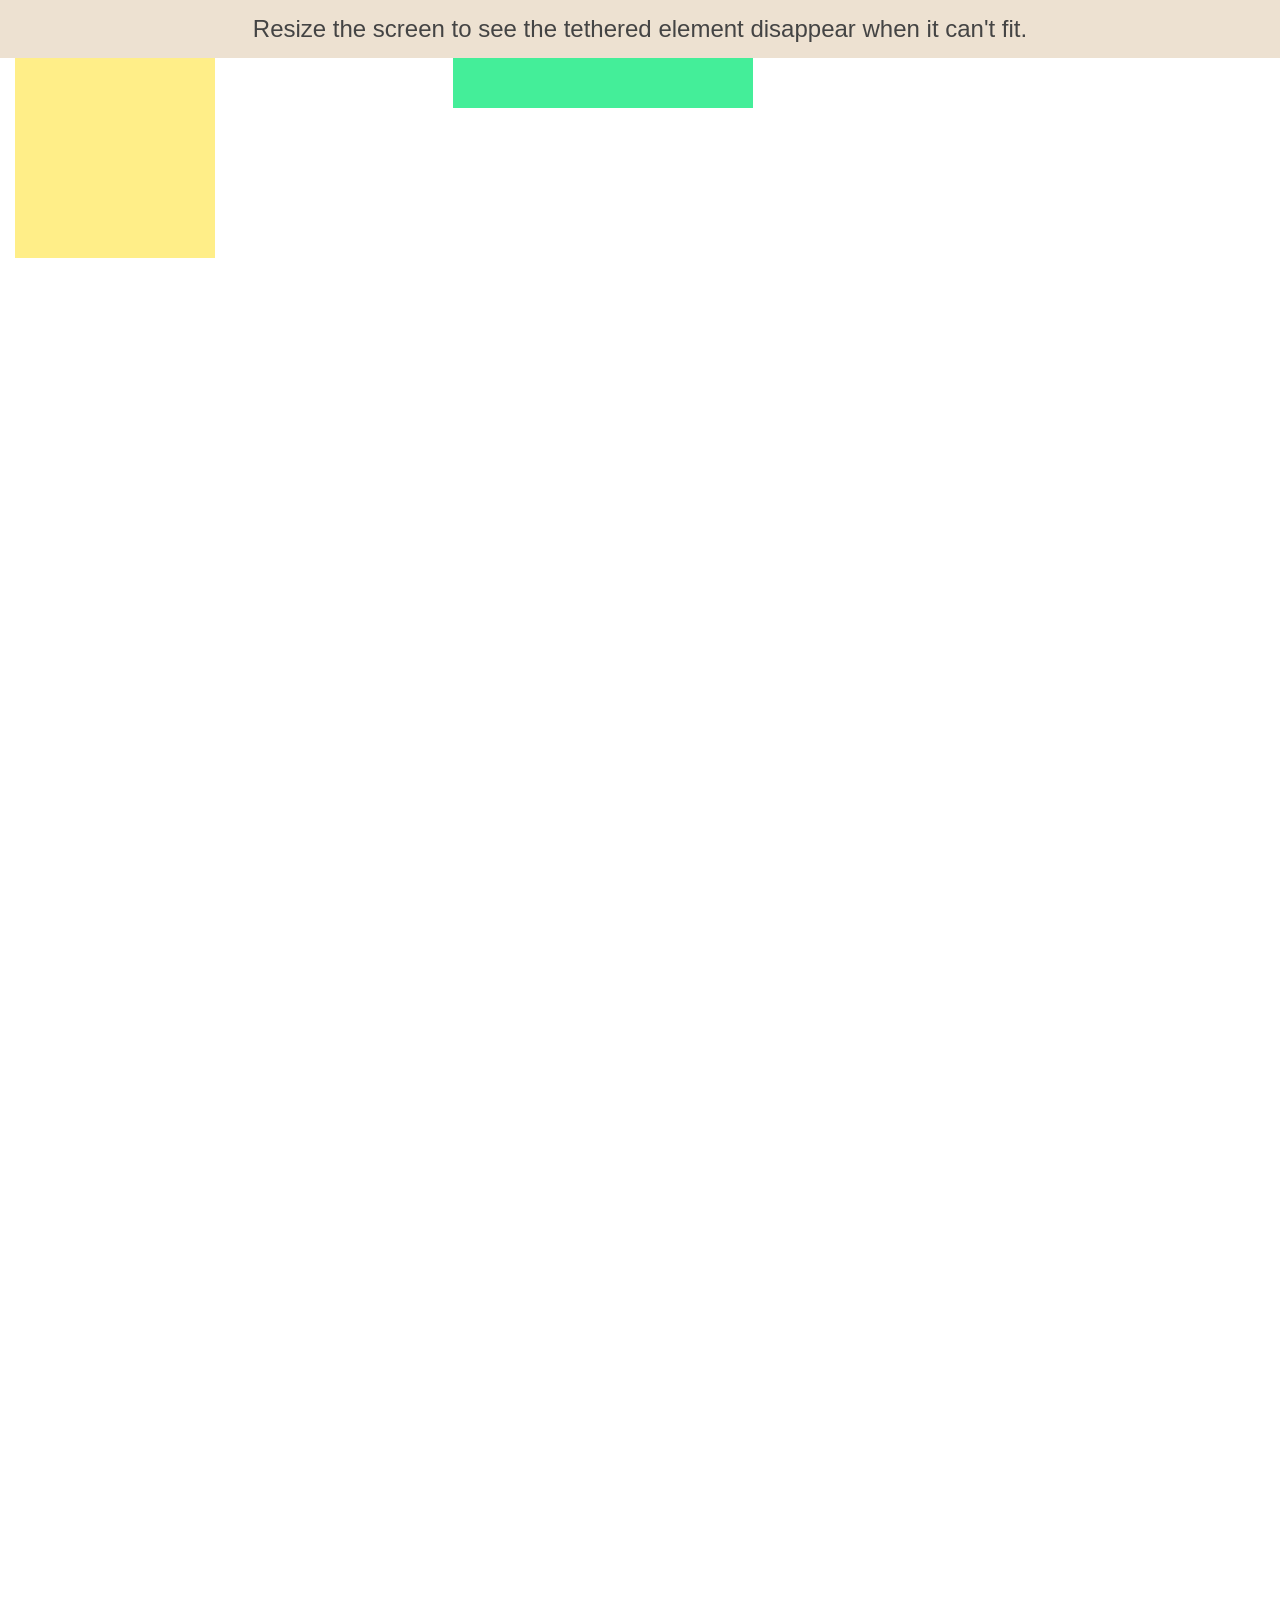
<file: static/node_modules/tether/examples/out-of-bounds/index.html>
<!DOCTYPE html>
<html>
    <head>
        <meta charset="utf-8">
        <meta http-equiv="X-UA-Compatible" content="chrome=1">
        <meta name="viewport" content="width=device-width, initial-scale=1, user-scalable=no">
        <link rel="stylesheet" href="../resources/css/base.css" />
        <link rel="stylesheet" href="../common/css/style.css" />
        <style>
            .tether-element.tether-out-of-bounds {
                display: none;
            }
        </style>
    </head>
    <body>
        <div class="instructions">Resize the screen to see the tethered element disappear when it can't fit.</div>

        <div class="element"></div>
        <div class="target"></div>

        <script src="//github.hubspot.com/tether/dist/js/tether.js"></script>
        <script>
            var tether = new Tether({
                element: '.element',
                target: '.target',
                attachment: 'top left',
                targetAttachment: 'top right',
                constraints: [{
                    to: 'window',
                    attachment: 'together'
                }]
            });
            tether.on('update', function(event) {
                console.log(event);
            });
        </script>
    </body>
</html>
</file>
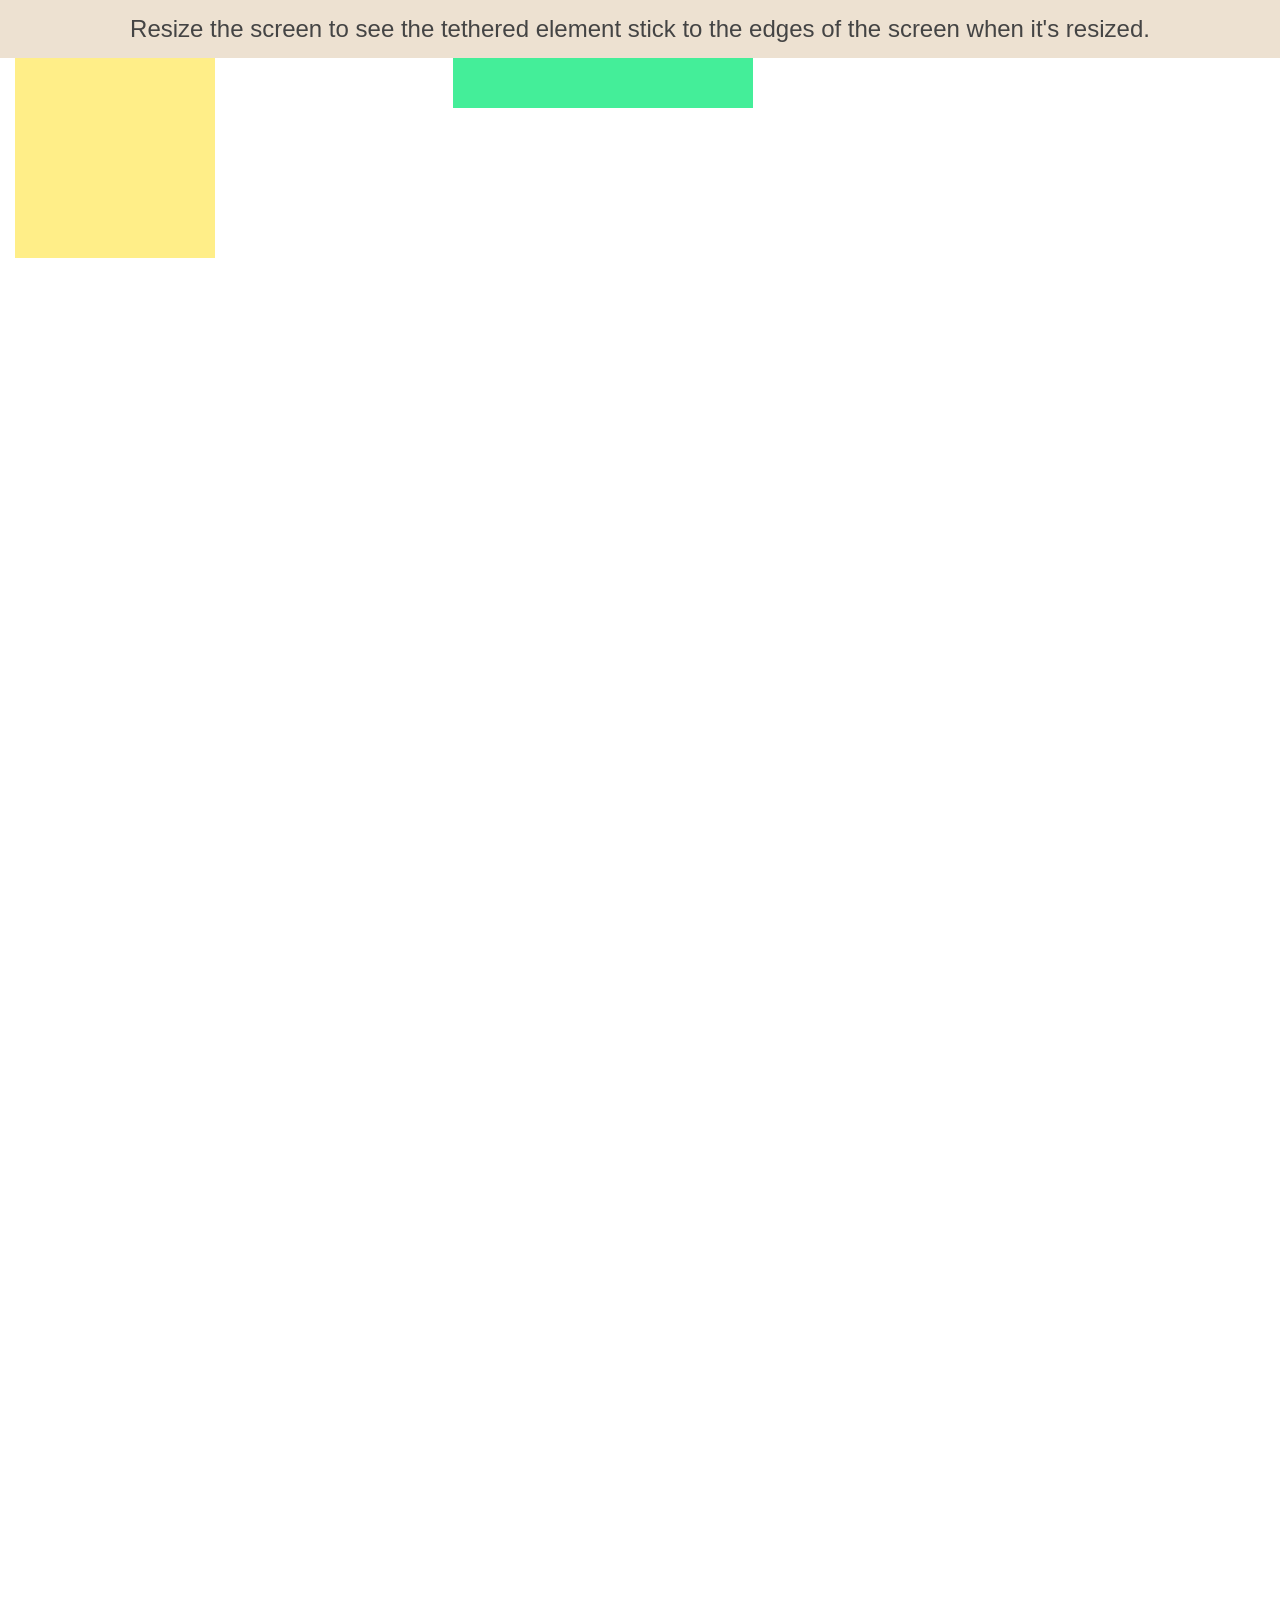
<file: static/node_modules/tether/examples/pin/index.html>
<!DOCTYPE html>
<html>
    <head>
        <meta charset="utf-8">
        <meta http-equiv="X-UA-Compatible" content="chrome=1">
        <meta name="viewport" content="width=device-width, initial-scale=1, user-scalable=no">
        <link rel="stylesheet" href="../resources/css/base.css" />
        <link rel="stylesheet" href="../common/css/style.css" />
    </head>
    <body>
        <div class="instructions">Resize the screen to see the tethered element stick to the edges of the screen when it's resized.</div>

        <div class="element"></div>
        <div class="target"></div>

        <script src="//github.hubspot.com/tether/dist/js/tether.js"></script>
        <script>
            new Tether({
                element: '.element',
                target: '.target',
                attachment: 'top left',
                targetAttachment: 'top right',
                constraints: [{
                    to: 'window',
                    pin: true
                }]
            });
        </script>
    </body>
</html>
</file>
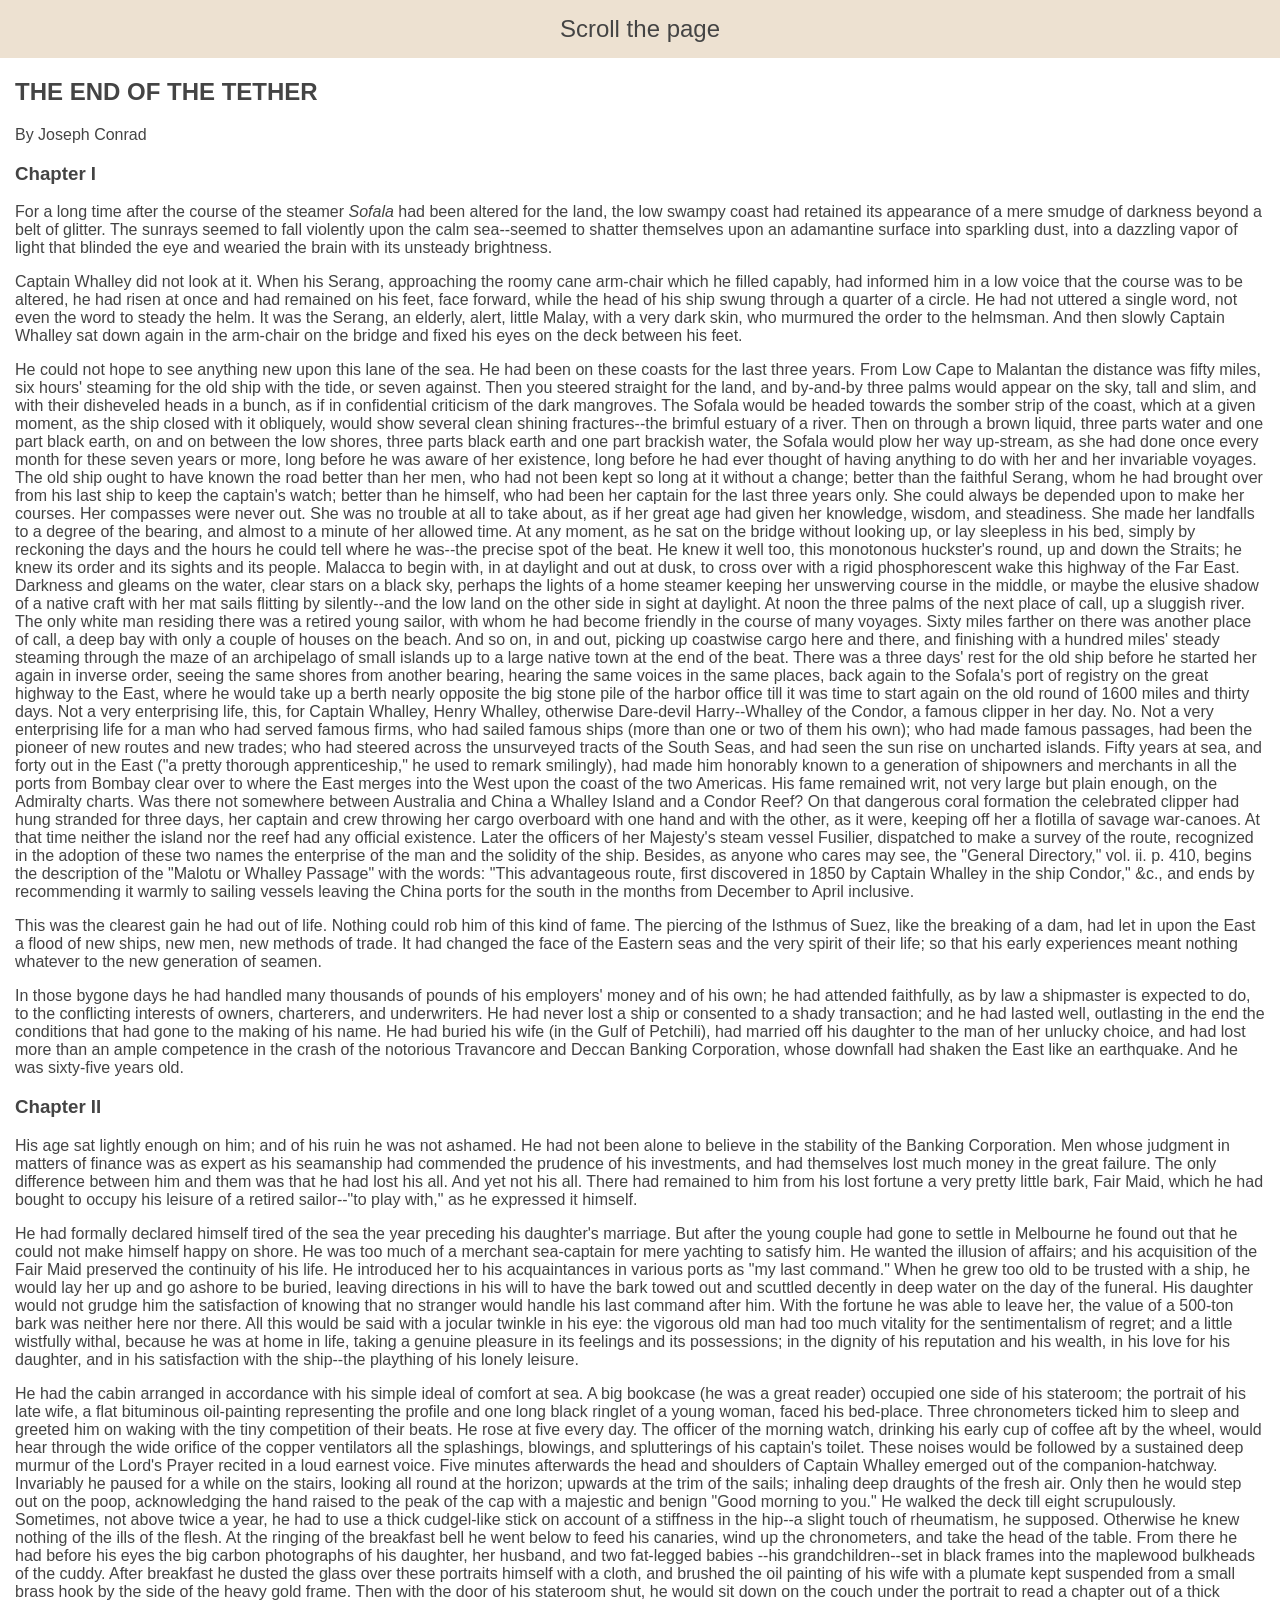
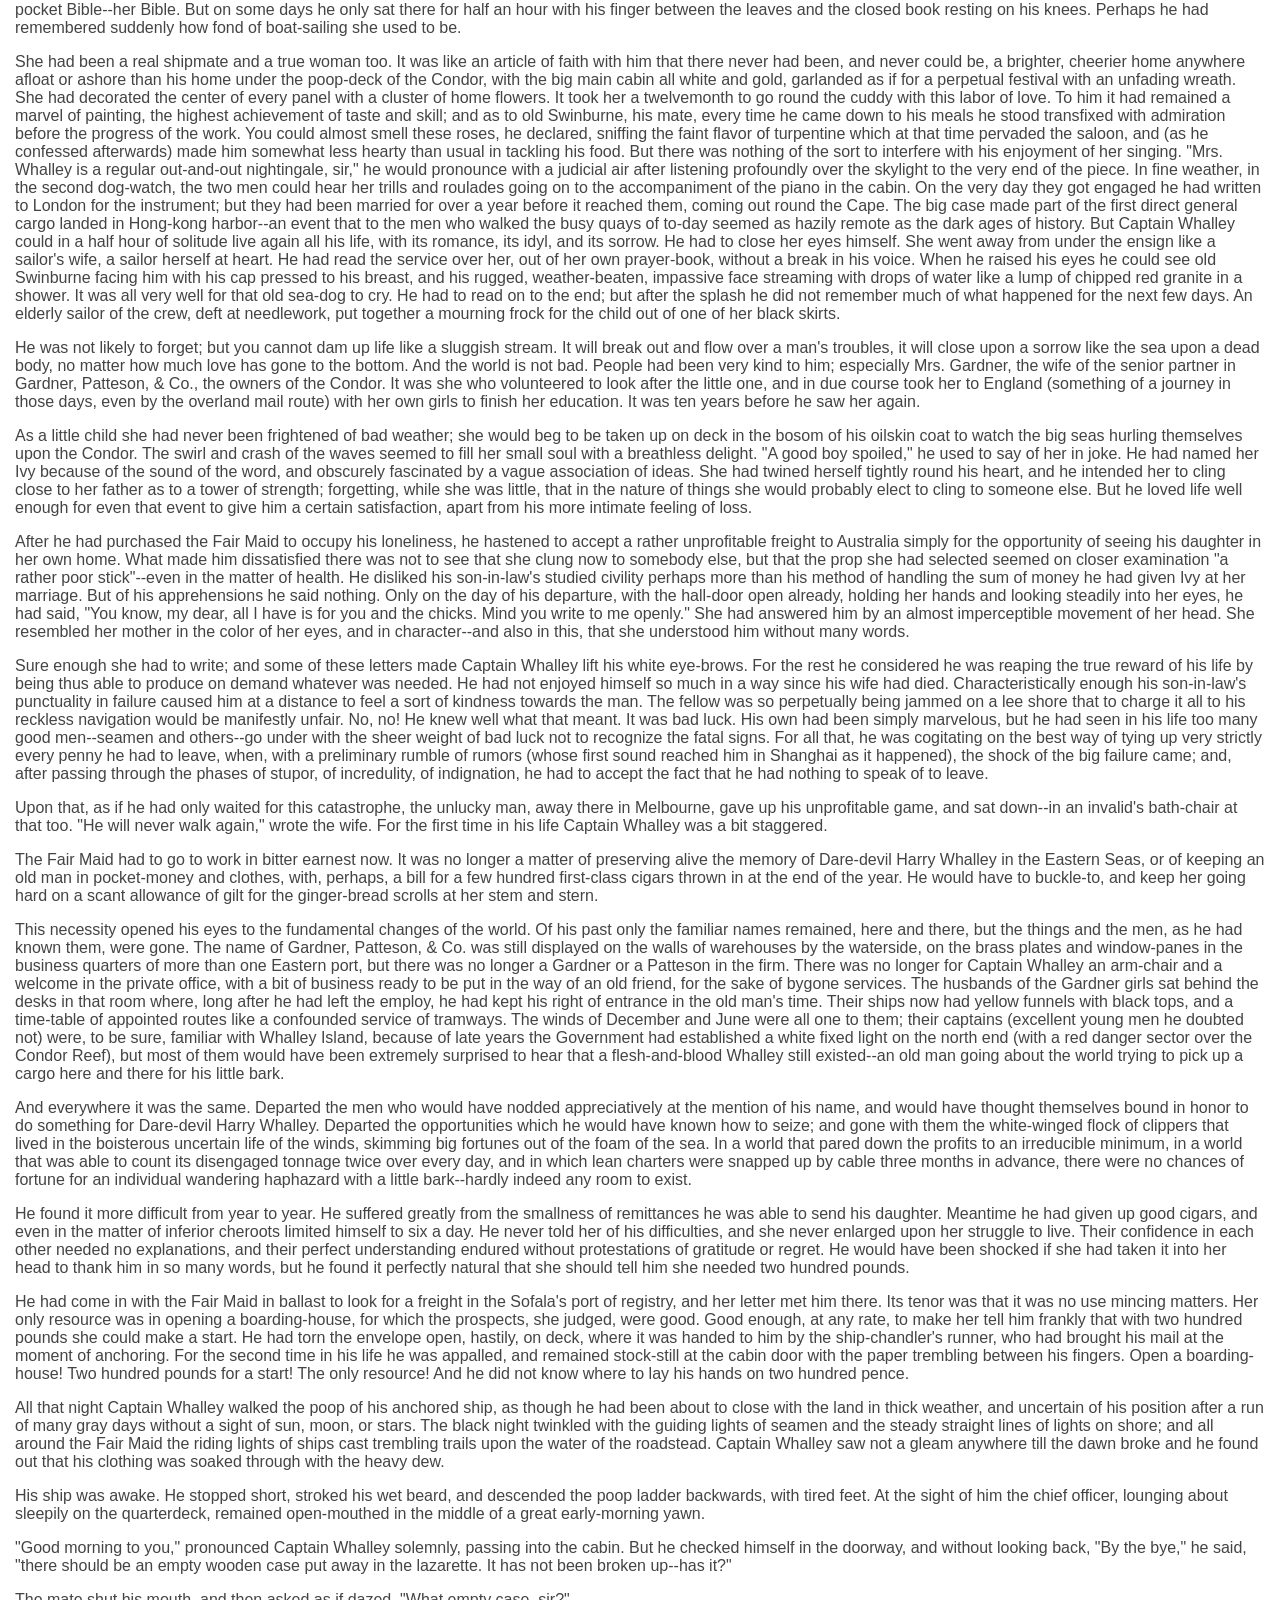
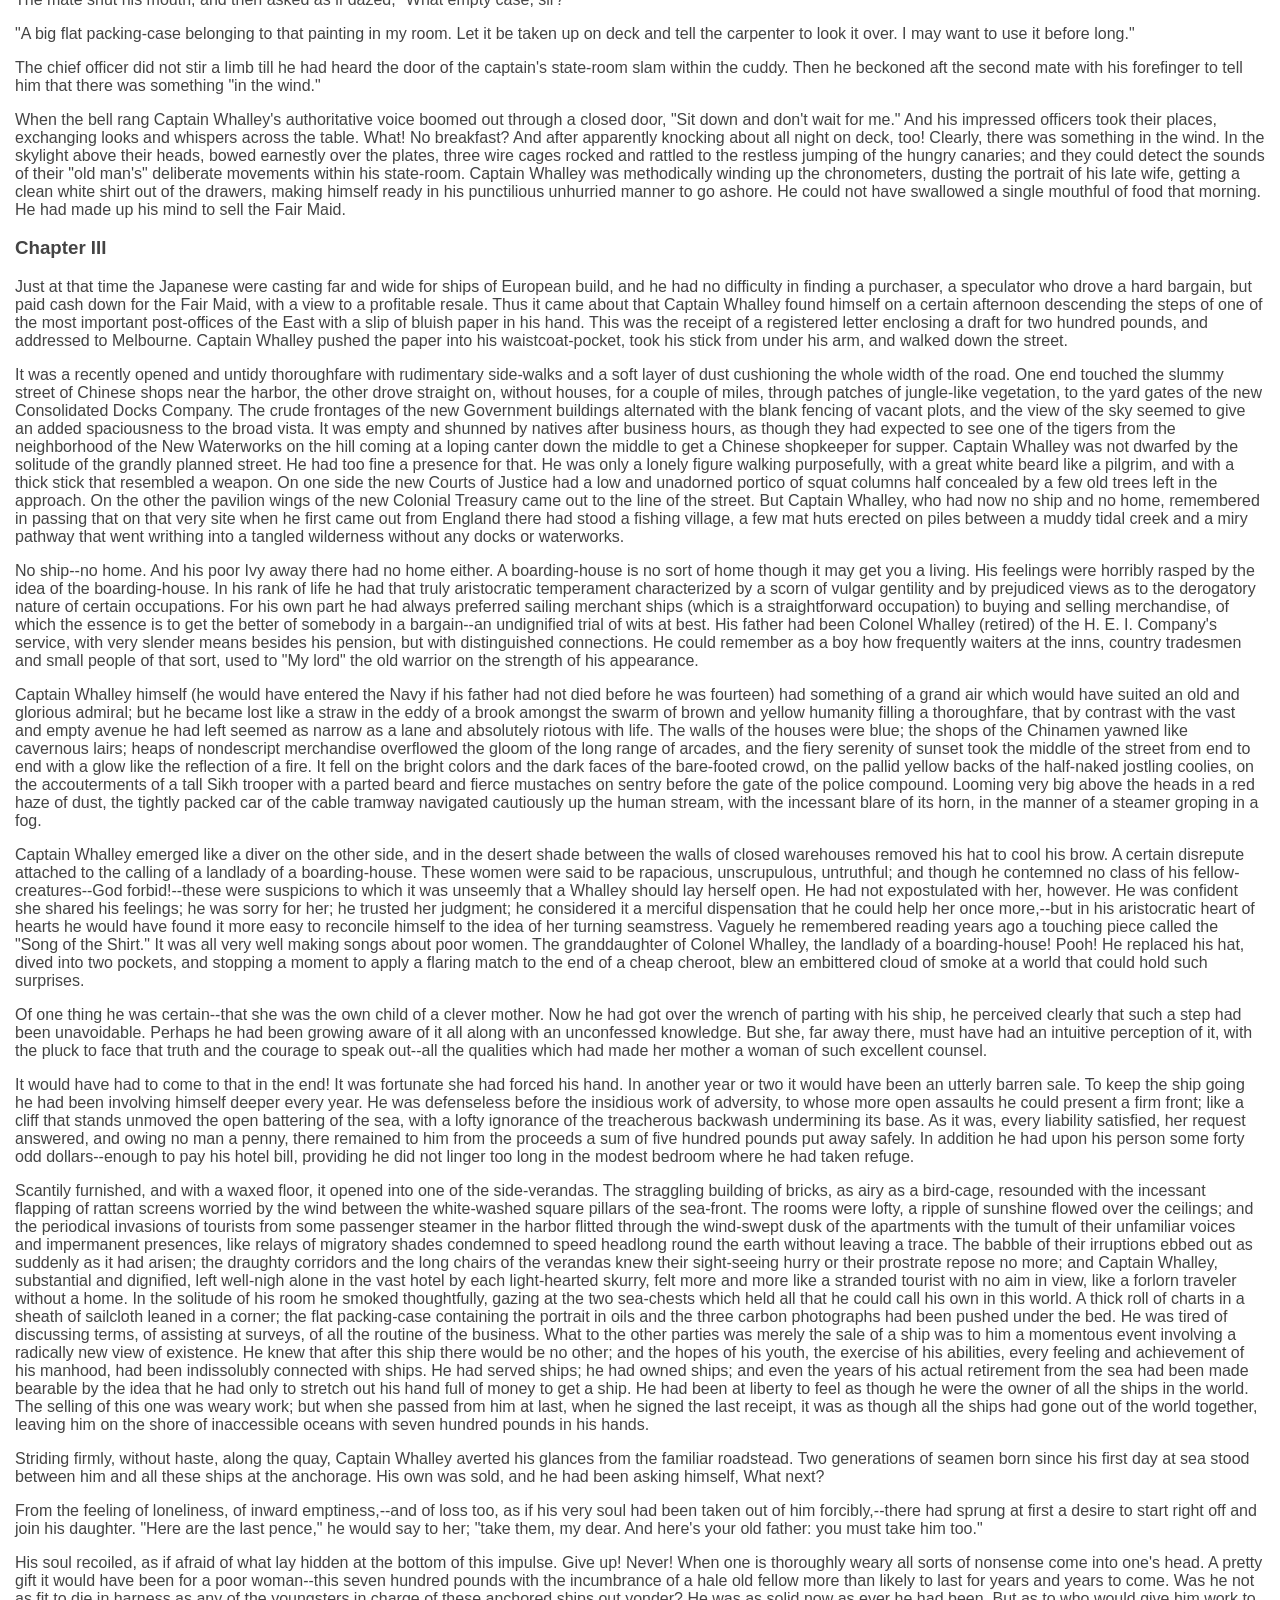
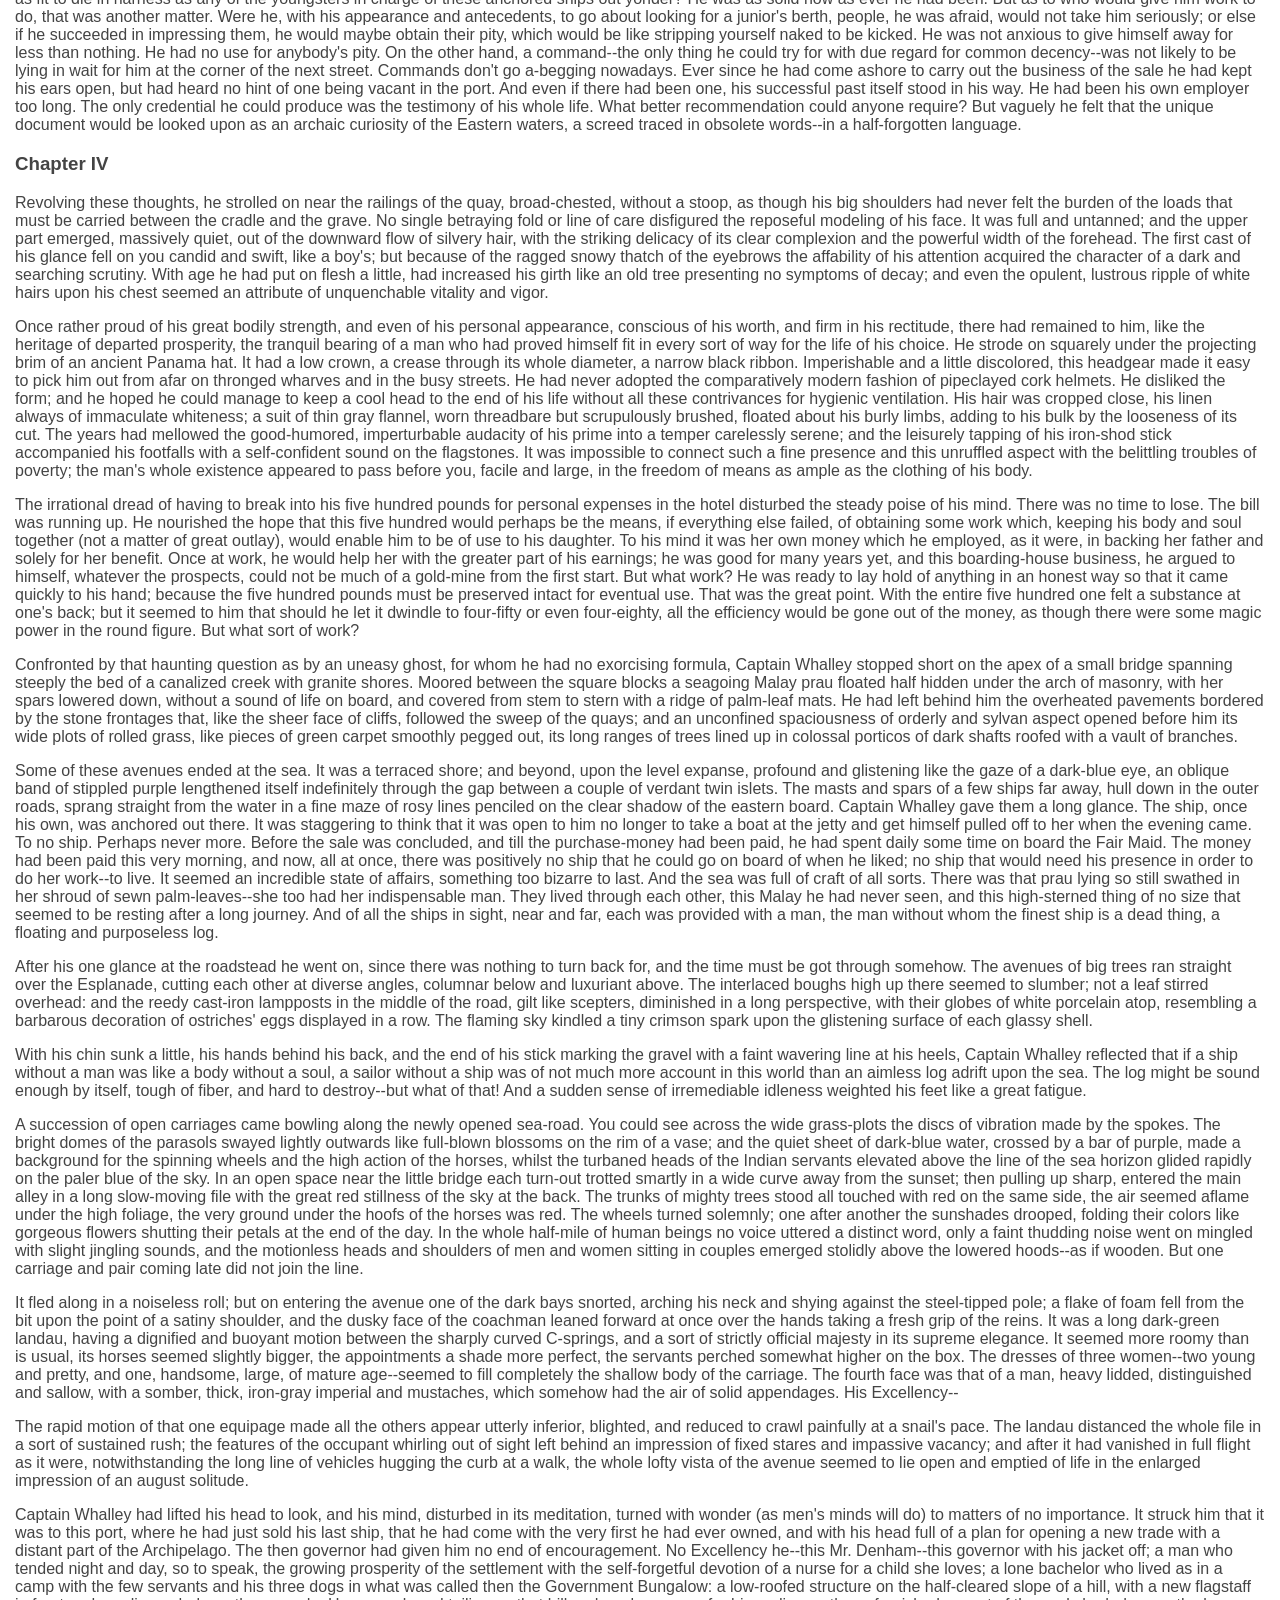
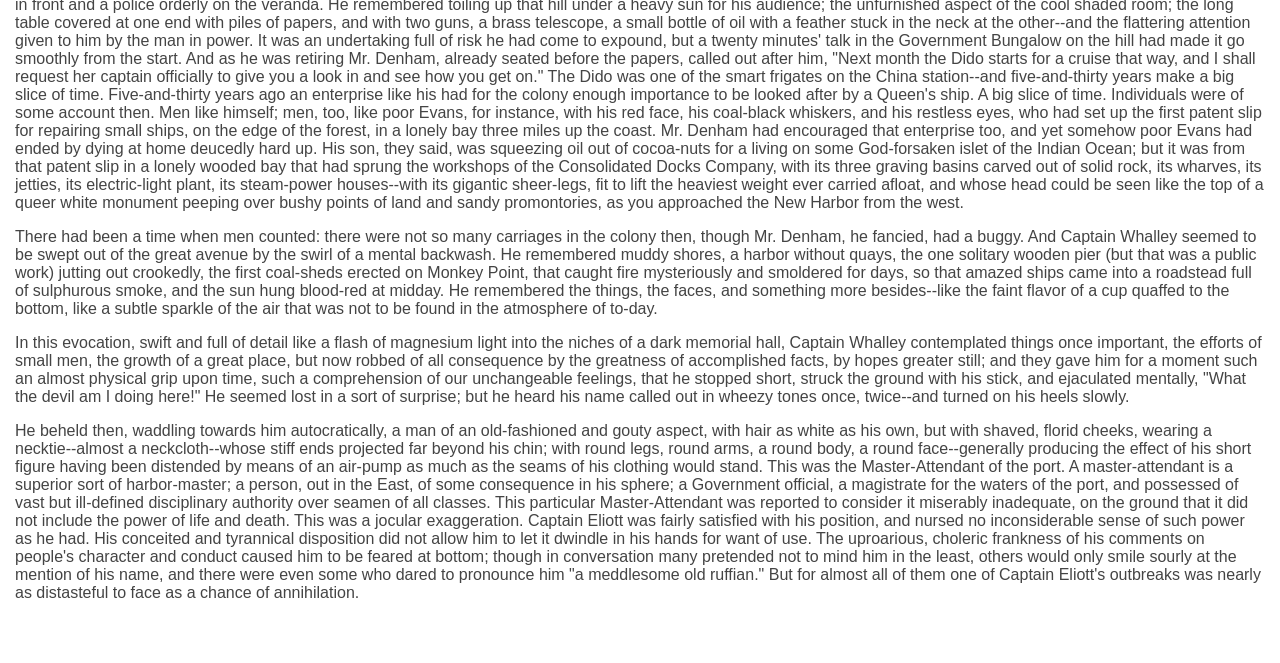
<file: static/node_modules/tether/examples/scroll/index.html>
<!DOCTYPE html>
<html>
    <head>
        <link rel="stylesheet" href="../resources/css/base.css" />
        <link rel="stylesheet" href="../common/css/style.css" />
    </head>
    <body>

    <div class="instructions">Scroll the page</div>

    <h2>THE END OF THE TETHER</h2>

    <p>By Joseph Conrad</p>

    <h3>Chapter I</h3>

    <p>For a long time after the course of the steamer <em>Sofala</em> had been
    altered for the land, the low swampy coast had retained its appearance
    of a mere smudge of darkness beyond a belt of glitter. The sunrays
    seemed to fall violently upon the calm sea--seemed to shatter themselves
    upon an adamantine surface into sparkling dust, into a dazzling vapor
    of light that blinded the eye and wearied the brain with its unsteady
    brightness.</p>

    <p>Captain Whalley did not look at it. When his Serang, approaching the
    roomy cane arm-chair which he filled capably, had informed him in a low
    voice that the course was to be altered, he had risen at once and had
    remained on his feet, face forward, while the head of his ship swung
    through a quarter of a circle. He had not uttered a single word, not
    even the word to steady the helm. It was the Serang, an elderly, alert,
    little Malay, with a very dark skin, who murmured the order to the
    helmsman. And then slowly Captain Whalley sat down again in the
    arm-chair on the bridge and fixed his eyes on the deck between his feet.</p>

    <p>He could not hope to see anything new upon this lane of the sea. He had
    been on these coasts for the last three years. From Low Cape to Malantan
    the distance was fifty miles, six hours' steaming for the old ship with
    the tide, or seven against. Then you steered straight for the land, and
    by-and-by three palms would appear on the sky, tall and slim, and with
    their disheveled heads in a bunch, as if in confidential criticism of
    the dark mangroves. The Sofala would be headed towards the somber
    strip of the coast, which at a given moment, as the ship closed with
    it obliquely, would show several clean shining fractures--the brimful
    estuary of a river. Then on through a brown liquid, three parts water
    and one part black earth, on and on between the low shores, three parts
    black earth and one part brackish water, the Sofala would plow her way
    up-stream, as she had done once every month for these seven years or
    more, long before he was aware of her existence, long before he had ever
    thought of having anything to do with her and her invariable voyages.
    The old ship ought to have known the road better than her men, who had
    not been kept so long at it without a change; better than the faithful
    Serang, whom he had brought over from his last ship to keep the
    captain's watch; better than he himself, who had been her captain for
    the last three years only. She could always be depended upon to make her
    courses. Her compasses were never out. She was no trouble at all to
    take about, as if her great age had given her knowledge, wisdom, and
    steadiness. She made her landfalls to a degree of the bearing, and
    almost to a minute of her allowed time. At any moment, as he sat on
    the bridge without looking up, or lay sleepless in his bed, simply by
    reckoning the days and the hours he could tell where he was--the precise
    spot of the beat. He knew it well too, this monotonous huckster's
    round, up and down the Straits; he knew its order and its sights and its
    people. Malacca to begin with, in at daylight and out at dusk, to cross
    over with a rigid phosphorescent wake this highway of the Far East.
    Darkness and gleams on the water, clear stars on a black sky, perhaps
    the lights of a home steamer keeping her unswerving course in the
    middle, or maybe the elusive shadow of a native craft with her mat sails
    flitting by silently--and the low land on the other side in sight
    at daylight. At noon the three palms of the next place of call, up a
    sluggish river. The only white man residing there was a retired young
    sailor, with whom he had become friendly in the course of many voyages.
    Sixty miles farther on there was another place of call, a deep bay with
    only a couple of houses on the beach. And so on, in and out, picking
    up coastwise cargo here and there, and finishing with a hundred miles'
    steady steaming through the maze of an archipelago of small islands up
    to a large native town at the end of the beat. There was a three days'
    rest for the old ship before he started her again in inverse order,
    seeing the same shores from another bearing, hearing the same voices
    in the same places, back again to the Sofala's port of registry on
    the great highway to the East, where he would take up a berth nearly
    opposite the big stone pile of the harbor office till it was time to
    start again on the old round of 1600 miles and thirty days. Not a very
    enterprising life, this, for Captain Whalley, Henry Whalley, otherwise
    Dare-devil Harry--Whalley of the Condor, a famous clipper in her day.
    No. Not a very enterprising life for a man who had served famous firms,
    who had sailed famous ships (more than one or two of them his own); who
    had made famous passages, had been the pioneer of new routes and new
    trades; who had steered across the unsurveyed tracts of the South Seas,
    and had seen the sun rise on uncharted islands. Fifty years at sea, and
    forty out in the East ("a pretty thorough apprenticeship," he used
    to remark smilingly), had made him honorably known to a generation of
    shipowners and merchants in all the ports from Bombay clear over to
    where the East merges into the West upon the coast of the two Americas.
    His fame remained writ, not very large but plain enough, on the
    Admiralty charts. Was there not somewhere between Australia and China a
    Whalley Island and a Condor Reef? On that dangerous coral formation the
    celebrated clipper had hung stranded for three days, her captain and
    crew throwing her cargo overboard with one hand and with the other, as
    it were, keeping off her a flotilla of savage war-canoes. At that time
    neither the island nor the reef had any official existence. Later the
    officers of her Majesty's steam vessel Fusilier, dispatched to make a
    survey of the route, recognized in the adoption of these two names the
    enterprise of the man and the solidity of the ship. Besides, as anyone
    who cares may see, the "General Directory," vol. ii. p. 410, begins the
    description of the "Malotu or Whalley Passage" with the words: "This
    advantageous route, first discovered in 1850 by Captain Whalley in the
    ship Condor," &amp;c., and ends by recommending it warmly to sailing vessels
    leaving the China ports for the south in the months from December to
    April inclusive.</p>

    <p>This was the clearest gain he had out of life. Nothing could rob him
    of this kind of fame. The piercing of the Isthmus of Suez, like the
    breaking of a dam, had let in upon the East a flood of new ships, new
    men, new methods of trade. It had changed the face of the Eastern seas
    and the very spirit of their life; so that his early experiences meant
    nothing whatever to the new generation of seamen.</p>

    <p>In those bygone days he had handled many thousands of pounds of his
    employers' money and of his own; he had attended faithfully, as by law
    a shipmaster is expected to do, to the conflicting interests of owners,
    charterers, and underwriters. He had never lost a ship or consented to
    a shady transaction; and he had lasted well, outlasting in the end the
    conditions that had gone to the making of his name. He had buried his
    wife (in the Gulf of Petchili), had married off his daughter to the man
    of her unlucky choice, and had lost more than an ample competence in the
    crash of the notorious Travancore and Deccan Banking Corporation, whose
    downfall had shaken the East like an earthquake. And he was sixty-five
    years old.</p>

    <h3>Chapter II</h3>

    <p>His age sat lightly enough on him; and of his ruin he was not ashamed.
    He had not been alone to believe in the stability of the Banking
    Corporation. Men whose judgment in matters of finance was as expert as
    his seamanship had commended the prudence of his investments, and had
    themselves lost much money in the great failure. The only difference
    between him and them was that he had lost his all. And yet not his all.
    There had remained to him from his lost fortune a very pretty little
    bark, Fair Maid, which he had bought to occupy his leisure of a retired
    sailor--"to play with," as he expressed it himself.</p>

    <p>He had formally declared himself tired of the sea the year preceding his
    daughter's marriage. But after the young couple had gone to settle in
    Melbourne he found out that he could not make himself happy on shore. He
    was too much of a merchant sea-captain for mere yachting to satisfy him.
    He wanted the illusion of affairs; and his acquisition of the Fair
    Maid preserved the continuity of his life. He introduced her to his
    acquaintances in various ports as "my last command." When he grew too
    old to be trusted with a ship, he would lay her up and go ashore to be
    buried, leaving directions in his will to have the bark towed out and
    scuttled decently in deep water on the day of the funeral. His daughter
    would not grudge him the satisfaction of knowing that no stranger would
    handle his last command after him. With the fortune he was able to leave
    her, the value of a 500-ton bark was neither here nor there. All this
    would be said with a jocular twinkle in his eye: the vigorous old man
    had too much vitality for the sentimentalism of regret; and a little
    wistfully withal, because he was at home in life, taking a genuine
    pleasure in its feelings and its possessions; in the dignity of his
    reputation and his wealth, in his love for his daughter, and in his
    satisfaction with the ship--the plaything of his lonely leisure.</p>

    <p>He had the cabin arranged in accordance with his simple ideal of comfort
    at sea. A big bookcase (he was a great reader) occupied one side of his
    stateroom; the portrait of his late wife, a flat bituminous oil-painting
    representing the profile and one long black ringlet of a young woman,
    faced his bed-place. Three chronometers ticked him to sleep and greeted
    him on waking with the tiny competition of their beats. He rose at five
    every day. The officer of the morning watch, drinking his early cup
    of coffee aft by the wheel, would hear through the wide orifice of the
    copper ventilators all the splashings, blowings, and splutterings of
    his captain's toilet. These noises would be followed by a sustained
    deep murmur of the Lord's Prayer recited in a loud earnest voice. Five
    minutes afterwards the head and shoulders of Captain Whalley emerged
    out of the companion-hatchway. Invariably he paused for a while on the
    stairs, looking all round at the horizon; upwards at the trim of the
    sails; inhaling deep draughts of the fresh air. Only then he would step
    out on the poop, acknowledging the hand raised to the peak of the cap
    with a majestic and benign "Good morning to you." He walked the deck
    till eight scrupulously. Sometimes, not above twice a year, he had to
    use a thick cudgel-like stick on account of a stiffness in the hip--a
    slight touch of rheumatism, he supposed. Otherwise he knew nothing of
    the ills of the flesh. At the ringing of the breakfast bell he went
    below to feed his canaries, wind up the chronometers, and take the
    head of the table. From there he had before his eyes the big carbon
    photographs of his daughter, her husband, and two fat-legged babies
    --his grandchildren--set in black frames into the maplewood bulkheads
    of the cuddy. After breakfast he dusted the glass over these portraits
    himself with a cloth, and brushed the oil painting of his wife with a
    plumate kept suspended from a small brass hook by the side of the heavy
    gold frame. Then with the door of his stateroom shut, he would sit down
    on the couch under the portrait to read a chapter out of a thick pocket
    Bible--her Bible. But on some days he only sat there for half an hour
    with his finger between the leaves and the closed book resting on his
    knees. Perhaps he had remembered suddenly how fond of boat-sailing she
    used to be.</p>

    <p>She had been a real shipmate and a true woman too. It was like an
    article of faith with him that there never had been, and never could be,
    a brighter, cheerier home anywhere afloat or ashore than his home under
    the poop-deck of the Condor, with the big main cabin all white and gold,
    garlanded as if for a perpetual festival with an unfading wreath. She
    had decorated the center of every panel with a cluster of home flowers.
    It took her a twelvemonth to go round the cuddy with this labor of love.
    To him it had remained a marvel of painting, the highest achievement of
    taste and skill; and as to old Swinburne, his mate, every time he
    came down to his meals he stood transfixed with admiration before the
    progress of the work. You could almost smell these roses, he declared,
    sniffing the faint flavor of turpentine which at that time pervaded the
    saloon, and (as he confessed afterwards) made him somewhat less hearty
    than usual in tackling his food. But there was nothing of the sort to
    interfere with his enjoyment of her singing. "Mrs. Whalley is a regular
    out-and-out nightingale, sir," he would pronounce with a judicial air
    after listening profoundly over the skylight to the very end of the
    piece. In fine weather, in the second dog-watch, the two men could hear
    her trills and roulades going on to the accompaniment of the piano in
    the cabin. On the very day they got engaged he had written to London
    for the instrument; but they had been married for over a year before it
    reached them, coming out round the Cape. The big case made part of the
    first direct general cargo landed in Hong-kong harbor--an event that to
    the men who walked the busy quays of to-day seemed as hazily remote as
    the dark ages of history. But Captain Whalley could in a half hour of
    solitude live again all his life, with its romance, its idyl, and its
    sorrow. He had to close her eyes himself. She went away from under the
    ensign like a sailor's wife, a sailor herself at heart. He had read
    the service over her, out of her own prayer-book, without a break in his
    voice. When he raised his eyes he could see old Swinburne facing him
    with his cap pressed to his breast, and his rugged, weather-beaten,
    impassive face streaming with drops of water like a lump of chipped red
    granite in a shower. It was all very well for that old sea-dog to cry.
    He had to read on to the end; but after the splash he did not remember
    much of what happened for the next few days. An elderly sailor of the
    crew, deft at needlework, put together a mourning frock for the child
    out of one of her black skirts.</p>

    <p>He was not likely to forget; but you cannot dam up life like a sluggish
    stream. It will break out and flow over a man's troubles, it will close
    upon a sorrow like the sea upon a dead body, no matter how much love has
    gone to the bottom. And the world is not bad. People had been very
    kind to him; especially Mrs. Gardner, the wife of the senior partner
    in Gardner, Patteson, &amp; Co., the owners of the Condor. It was she who
    volunteered to look after the little one, and in due course took her to
    England (something of a journey in those days, even by the overland
    mail route) with her own girls to finish her education. It was ten years
    before he saw her again.</p>

    <p>As a little child she had never been frightened of bad weather; she
    would beg to be taken up on deck in the bosom of his oilskin coat to
    watch the big seas hurling themselves upon the Condor. The swirl and
    crash of the waves seemed to fill her small soul with a breathless
    delight. "A good boy spoiled," he used to say of her in joke. He had
    named her Ivy because of the sound of the word, and obscurely fascinated
    by a vague association of ideas. She had twined herself tightly round
    his heart, and he intended her to cling close to her father as to a
    tower of strength; forgetting, while she was little, that in the nature
    of things she would probably elect to cling to someone else. But
    he loved life well enough for even that event to give him a certain
    satisfaction, apart from his more intimate feeling of loss.</p>

    <p>After he had purchased the Fair Maid to occupy his loneliness, he
    hastened to accept a rather unprofitable freight to Australia simply for
    the opportunity of seeing his daughter in her own home. What made him
    dissatisfied there was not to see that she clung now to somebody else,
    but that the prop she had selected seemed on closer examination "a
    rather poor stick"--even in the matter of health. He disliked his
    son-in-law's studied civility perhaps more than his method of
    handling the sum of money he had given Ivy at her marriage. But of his
    apprehensions he said nothing. Only on the day of his departure, with
    the hall-door open already, holding her hands and looking steadily into
    her eyes, he had said, "You know, my dear, all I have is for you and the
    chicks. Mind you write to me openly." She had answered him by an almost
    imperceptible movement of her head. She resembled her mother in
    the color of her eyes, and in character--and also in this, that she
    understood him without many words.</p>

    <p>Sure enough she had to write; and some of these letters made Captain
    Whalley lift his white eye-brows. For the rest he considered he was
    reaping the true reward of his life by being thus able to produce on
    demand whatever was needed. He had not enjoyed himself so much in a
    way since his wife had died. Characteristically enough his son-in-law's
    punctuality in failure caused him at a distance to feel a sort of
    kindness towards the man. The fellow was so perpetually being jammed on
    a lee shore that to charge it all to his reckless navigation would be
    manifestly unfair. No, no! He knew well what that meant. It was bad
    luck. His own had been simply marvelous, but he had seen in his life too
    many good men--seamen and others--go under with the sheer weight of bad
    luck not to recognize the fatal signs. For all that, he was cogitating
    on the best way of tying up very strictly every penny he had to leave,
    when, with a preliminary rumble of rumors (whose first sound reached
    him in Shanghai as it happened), the shock of the big failure came;
    and, after passing through the phases of stupor, of incredulity, of
    indignation, he had to accept the fact that he had nothing to speak of
    to leave.</p>

    <p>Upon that, as if he had only waited for this catastrophe, the unlucky
    man, away there in Melbourne, gave up his unprofitable game, and sat
    down--in an invalid's bath-chair at that too. "He will never walk
    again," wrote the wife. For the first time in his life Captain Whalley
    was a bit staggered.</p>

    <p>The Fair Maid had to go to work in bitter earnest now. It was no longer
    a matter of preserving alive the memory of Dare-devil Harry Whalley in
    the Eastern Seas, or of keeping an old man in pocket-money and clothes,
    with, perhaps, a bill for a few hundred first-class cigars thrown in at
    the end of the year. He would have to buckle-to, and keep her going hard
    on a scant allowance of gilt for the ginger-bread scrolls at her stem
    and stern.</p>

    <p>This necessity opened his eyes to the fundamental changes of the world.
    Of his past only the familiar names remained, here and there, but
    the things and the men, as he had known them, were gone. The name of
    Gardner, Patteson, &amp; Co. was still displayed on the walls of warehouses
    by the waterside, on the brass plates and window-panes in the business
    quarters of more than one Eastern port, but there was no longer a
    Gardner or a Patteson in the firm. There was no longer for Captain
    Whalley an arm-chair and a welcome in the private office, with a bit of
    business ready to be put in the way of an old friend, for the sake of
    bygone services. The husbands of the Gardner girls sat behind the desks
    in that room where, long after he had left the employ, he had kept his
    right of entrance in the old man's time. Their ships now had yellow
    funnels with black tops, and a time-table of appointed routes like a
    confounded service of tramways. The winds of December and June were all
    one to them; their captains (excellent young men he doubted not) were,
    to be sure, familiar with Whalley Island, because of late years the
    Government had established a white fixed light on the north end (with
    a red danger sector over the Condor Reef), but most of them would have
    been extremely surprised to hear that a flesh-and-blood Whalley still
    existed--an old man going about the world trying to pick up a cargo here
    and there for his little bark.</p>

    <p>And everywhere it was the same. Departed the men who would have nodded
    appreciatively at the mention of his name, and would have thought
    themselves bound in honor to do something for Dare-devil Harry Whalley.
    Departed the opportunities which he would have known how to seize; and
    gone with them the white-winged flock of clippers that lived in the
    boisterous uncertain life of the winds, skimming big fortunes out of
    the foam of the sea. In a world that pared down the profits to an
    irreducible minimum, in a world that was able to count its disengaged
    tonnage twice over every day, and in which lean charters were snapped up
    by cable three months in advance, there were no chances of fortune for
    an individual wandering haphazard with a little bark--hardly indeed any
    room to exist.</p>

    <p>He found it more difficult from year to year. He suffered greatly from
    the smallness of remittances he was able to send his daughter. Meantime
    he had given up good cigars, and even in the matter of inferior cheroots
    limited himself to six a day. He never told her of his difficulties, and
    she never enlarged upon her struggle to live. Their confidence in each
    other needed no explanations, and their perfect understanding endured
    without protestations of gratitude or regret. He would have been shocked
    if she had taken it into her head to thank him in so many words, but
    he found it perfectly natural that she should tell him she needed two
    hundred pounds.</p>

    <p>He had come in with the Fair Maid in ballast to look for a freight in
    the Sofala's port of registry, and her letter met him there. Its tenor
    was that it was no use mincing matters. Her only resource was in opening
    a boarding-house, for which the prospects, she judged, were good. Good
    enough, at any rate, to make her tell him frankly that with two hundred
    pounds she could make a start. He had torn the envelope open, hastily,
    on deck, where it was handed to him by the ship-chandler's runner, who
    had brought his mail at the moment of anchoring. For the second time
    in his life he was appalled, and remained stock-still at the cabin door
    with the paper trembling between his fingers. Open a boarding-house! Two
    hundred pounds for a start! The only resource! And he did not know where
    to lay his hands on two hundred pence.</p>

    <p>All that night Captain Whalley walked the poop of his anchored ship, as
    though he had been about to close with the land in thick weather, and
    uncertain of his position after a run of many gray days without a sight
    of sun, moon, or stars. The black night twinkled with the guiding lights
    of seamen and the steady straight lines of lights on shore; and all
    around the Fair Maid the riding lights of ships cast trembling trails
    upon the water of the roadstead. Captain Whalley saw not a gleam
    anywhere till the dawn broke and he found out that his clothing was
    soaked through with the heavy dew.</p>

    <p>His ship was awake. He stopped short, stroked his wet beard, and
    descended the poop ladder backwards, with tired feet. At the sight
    of him the chief officer, lounging about sleepily on the quarterdeck,
    remained open-mouthed in the middle of a great early-morning yawn.</p>

    <p>"Good morning to you," pronounced Captain Whalley solemnly, passing into
    the cabin. But he checked himself in the doorway, and without looking
    back, "By the bye," he said, "there should be an empty wooden case put
    away in the lazarette. It has not been broken up--has it?"</p>

    <p>The mate shut his mouth, and then asked as if dazed, "What empty case,
    sir?"</p>

    <p>"A big flat packing-case belonging to that painting in my room. Let it
    be taken up on deck and tell the carpenter to look it over. I may want
    to use it before long."</p>

    <p>The chief officer did not stir a limb till he had heard the door of the
    captain's state-room slam within the cuddy. Then he beckoned aft the
    second mate with his forefinger to tell him that there was something "in
    the wind."</p>

    <p>When the bell rang Captain Whalley's authoritative voice boomed out
    through a closed door, "Sit down and don't wait for me." And his
    impressed officers took their places, exchanging looks and whispers
    across the table. What! No breakfast? And after apparently knocking
    about all night on deck, too! Clearly, there was something in the wind.
    In the skylight above their heads, bowed earnestly over the plates,
    three wire cages rocked and rattled to the restless jumping of the
    hungry canaries; and they could detect the sounds of their "old
    man's" deliberate movements within his state-room. Captain Whalley was
    methodically winding up the chronometers, dusting the portrait of
    his late wife, getting a clean white shirt out of the drawers, making
    himself ready in his punctilious unhurried manner to go ashore. He could
    not have swallowed a single mouthful of food that morning. He had made
    up his mind to sell the Fair Maid.</p>

    <h3>Chapter III</h3>

    <p>Just at that time the Japanese were casting far and wide for ships
    of European build, and he had no difficulty in finding a purchaser, a
    speculator who drove a hard bargain, but paid cash down for the Fair
    Maid, with a view to a profitable resale. Thus it came about that
    Captain Whalley found himself on a certain afternoon descending the
    steps of one of the most important post-offices of the East with a slip
    of bluish paper in his hand. This was the receipt of a registered letter
    enclosing a draft for two hundred pounds, and addressed to Melbourne.
    Captain Whalley pushed the paper into his waistcoat-pocket, took his
    stick from under his arm, and walked down the street.</p>

    <p>It was a recently opened and untidy thoroughfare with rudimentary
    side-walks and a soft layer of dust cushioning the whole width of
    the road. One end touched the slummy street of Chinese shops near the
    harbor, the other drove straight on, without houses, for a couple of
    miles, through patches of jungle-like vegetation, to the yard gates
    of the new Consolidated Docks Company. The crude frontages of the new
    Government buildings alternated with the blank fencing of vacant plots,
    and the view of the sky seemed to give an added spaciousness to the
    broad vista. It was empty and shunned by natives after business
    hours, as though they had expected to see one of the tigers from the
    neighborhood of the New Waterworks on the hill coming at a loping canter
    down the middle to get a Chinese shopkeeper for supper. Captain Whalley
    was not dwarfed by the solitude of the grandly planned street. He
    had too fine a presence for that. He was only a lonely figure walking
    purposefully, with a great white beard like a pilgrim, and with a thick
    stick that resembled a weapon. On one side the new Courts of Justice had
    a low and unadorned portico of squat columns half concealed by a few old
    trees left in the approach. On the other the pavilion wings of the
    new Colonial Treasury came out to the line of the street. But Captain
    Whalley, who had now no ship and no home, remembered in passing that
    on that very site when he first came out from England there had stood a
    fishing village, a few mat huts erected on piles between a muddy tidal
    creek and a miry pathway that went writhing into a tangled wilderness
    without any docks or waterworks.</p>

    <p>No ship--no home. And his poor Ivy away there had no home either. A
    boarding-house is no sort of home though it may get you a living. His
    feelings were horribly rasped by the idea of the boarding-house. In his
    rank of life he had that truly aristocratic temperament characterized by
    a scorn of vulgar gentility and by prejudiced views as to the derogatory
    nature of certain occupations. For his own part he had always preferred
    sailing merchant ships (which is a straightforward occupation) to buying
    and selling merchandise, of which the essence is to get the better of
    somebody in a bargain--an undignified trial of wits at best. His father
    had been Colonel Whalley (retired) of the H. E. I. Company's service,
    with very slender means besides his pension, but with distinguished
    connections. He could remember as a boy how frequently waiters at the
    inns, country tradesmen and small people of that sort, used to "My lord"
    the old warrior on the strength of his appearance.</p>

    <p>Captain Whalley himself (he would have entered the Navy if his father
    had not died before he was fourteen) had something of a grand air which
    would have suited an old and glorious admiral; but he became lost like
    a straw in the eddy of a brook amongst the swarm of brown and yellow
    humanity filling a thoroughfare, that by contrast with the vast and
    empty avenue he had left seemed as narrow as a lane and absolutely
    riotous with life. The walls of the houses were blue; the shops of the
    Chinamen yawned like cavernous lairs; heaps of nondescript merchandise
    overflowed the gloom of the long range of arcades, and the fiery
    serenity of sunset took the middle of the street from end to end with a
    glow like the reflection of a fire. It fell on the bright colors and the
    dark faces of the bare-footed crowd, on the pallid yellow backs of the
    half-naked jostling coolies, on the accouterments of a tall Sikh trooper
    with a parted beard and fierce mustaches on sentry before the gate of
    the police compound. Looming very big above the heads in a red haze of
    dust, the tightly packed car of the cable tramway navigated cautiously
    up the human stream, with the incessant blare of its horn, in the manner
    of a steamer groping in a fog.</p>

    <p>Captain Whalley emerged like a diver on the other side, and in the
    desert shade between the walls of closed warehouses removed his hat to
    cool his brow. A certain disrepute attached to the calling of a
    landlady of a boarding-house. These women were said to be rapacious,
    unscrupulous, untruthful; and though he contemned no class of his
    fellow-creatures--God forbid!--these were suspicions to which it was
    unseemly that a Whalley should lay herself open. He had not expostulated
    with her, however. He was confident she shared his feelings; he was
    sorry for her; he trusted her judgment; he considered it a merciful
    dispensation that he could help her once more,--but in his aristocratic
    heart of hearts he would have found it more easy to reconcile himself to
    the idea of her turning seamstress. Vaguely he remembered reading years
    ago a touching piece called the "Song of the Shirt." It was all very
    well making songs about poor women. The granddaughter of Colonel
    Whalley, the landlady of a boarding-house! Pooh! He replaced his hat,
    dived into two pockets, and stopping a moment to apply a flaring match
    to the end of a cheap cheroot, blew an embittered cloud of smoke at a
    world that could hold such surprises.</p>

    <p>Of one thing he was certain--that she was the own child of a clever
    mother. Now he had got over the wrench of parting with his ship, he
    perceived clearly that such a step had been unavoidable. Perhaps he had
    been growing aware of it all along with an unconfessed knowledge. But
    she, far away there, must have had an intuitive perception of it, with
    the pluck to face that truth and the courage to speak out--all the
    qualities which had made her mother a woman of such excellent counsel.</p>

    <p>It would have had to come to that in the end! It was fortunate she had
    forced his hand. In another year or two it would have been an utterly
    barren sale. To keep the ship going he had been involving himself deeper
    every year. He was defenseless before the insidious work of adversity,
    to whose more open assaults he could present a firm front; like a
    cliff that stands unmoved the open battering of the sea, with a lofty
    ignorance of the treacherous backwash undermining its base. As it was,
    every liability satisfied, her request answered, and owing no man a
    penny, there remained to him from the proceeds a sum of five hundred
    pounds put away safely. In addition he had upon his person some forty
    odd dollars--enough to pay his hotel bill, providing he did not linger
    too long in the modest bedroom where he had taken refuge.</p>

    <p>Scantily furnished, and with a waxed floor, it opened into one of
    the side-verandas. The straggling building of bricks, as airy as a
    bird-cage, resounded with the incessant flapping of rattan screens
    worried by the wind between the white-washed square pillars of the
    sea-front. The rooms were lofty, a ripple of sunshine flowed over the
    ceilings; and the periodical invasions of tourists from some passenger
    steamer in the harbor flitted through the wind-swept dusk of the
    apartments with the tumult of their unfamiliar voices and impermanent
    presences, like relays of migratory shades condemned to speed headlong
    round the earth without leaving a trace. The babble of their irruptions
    ebbed out as suddenly as it had arisen; the draughty corridors and
    the long chairs of the verandas knew their sight-seeing hurry or
    their prostrate repose no more; and Captain Whalley, substantial and
    dignified, left well-nigh alone in the vast hotel by each light-hearted
    skurry, felt more and more like a stranded tourist with no aim in view,
    like a forlorn traveler without a home. In the solitude of his room he
    smoked thoughtfully, gazing at the two sea-chests which held all that he
    could call his own in this world. A thick roll of charts in a sheath
    of sailcloth leaned in a corner; the flat packing-case containing the
    portrait in oils and the three carbon photographs had been pushed under
    the bed. He was tired of discussing terms, of assisting at surveys, of
    all the routine of the business. What to the other parties was merely
    the sale of a ship was to him a momentous event involving a radically
    new view of existence. He knew that after this ship there would be no
    other; and the hopes of his youth, the exercise of his abilities, every
    feeling and achievement of his manhood, had been indissolubly connected
    with ships. He had served ships; he had owned ships; and even the years
    of his actual retirement from the sea had been made bearable by the idea
    that he had only to stretch out his hand full of money to get a ship. He
    had been at liberty to feel as though he were the owner of all the
    ships in the world. The selling of this one was weary work; but when
    she passed from him at last, when he signed the last receipt, it was as
    though all the ships had gone out of the world together, leaving him on
    the shore of inaccessible oceans with seven hundred pounds in his hands.</p>

    <p>Striding firmly, without haste, along the quay, Captain Whalley averted
    his glances from the familiar roadstead. Two generations of seamen born
    since his first day at sea stood between him and all these ships at the
    anchorage. His own was sold, and he had been asking himself, What next?</p>

    <p>From the feeling of loneliness, of inward emptiness,--and of loss
    too, as if his very soul had been taken out of him forcibly,--there had
    sprung at first a desire to start right off and join his daughter.
    "Here are the last pence," he would say to her; "take them, my dear. And
    here's your old father: you must take him too."</p>

    <p>His soul recoiled, as if afraid of what lay hidden at the bottom of
    this impulse. Give up! Never! When one is thoroughly weary all sorts of
    nonsense come into one's head. A pretty gift it would have been for a
    poor woman--this seven hundred pounds with the incumbrance of a hale old
    fellow more than likely to last for years and years to come. Was he not
    as fit to die in harness as any of the youngsters in charge of these
    anchored ships out yonder? He was as solid now as ever he had been. But
    as to who would give him work to do, that was another matter. Were he,
    with his appearance and antecedents, to go about looking for a junior's
    berth, people, he was afraid, would not take him seriously; or else if
    he succeeded in impressing them, he would maybe obtain their pity, which
    would be like stripping yourself naked to be kicked. He was not anxious
    to give himself away for less than nothing. He had no use for anybody's
    pity. On the other hand, a command--the only thing he could try for with
    due regard for common decency--was not likely to be lying in wait
    for him at the corner of the next street. Commands don't go a-begging
    nowadays. Ever since he had come ashore to carry out the business of
    the sale he had kept his ears open, but had heard no hint of one being
    vacant in the port. And even if there had been one, his successful past
    itself stood in his way. He had been his own employer too long. The only
    credential he could produce was the testimony of his whole life. What
    better recommendation could anyone require? But vaguely he felt that
    the unique document would be looked upon as an archaic curiosity of the
    Eastern waters, a screed traced in obsolete words--in a half-forgotten
    language.</p>

    <h3>Chapter IV</h3>

    <p>Revolving these thoughts, he strolled on near the railings of the quay,
    broad-chested, without a stoop, as though his big shoulders had never
    felt the burden of the loads that must be carried between the cradle
    and the grave. No single betraying fold or line of care disfigured the
    reposeful modeling of his face. It was full and untanned; and the upper
    part emerged, massively quiet, out of the downward flow of silvery hair,
    with the striking delicacy of its clear complexion and the powerful
    width of the forehead. The first cast of his glance fell on you candid
    and swift, like a boy's; but because of the ragged snowy thatch of the
    eyebrows the affability of his attention acquired the character of a
    dark and searching scrutiny. With age he had put on flesh a little, had
    increased his girth like an old tree presenting no symptoms of decay;
    and even the opulent, lustrous ripple of white hairs upon his chest
    seemed an attribute of unquenchable vitality and vigor.</p>

    <p>Once rather proud of his great bodily strength, and even of his personal
    appearance, conscious of his worth, and firm in his rectitude, there had
    remained to him, like the heritage of departed prosperity, the tranquil
    bearing of a man who had proved himself fit in every sort of way for the
    life of his choice. He strode on squarely under the projecting brim of
    an ancient Panama hat. It had a low crown, a crease through its whole
    diameter, a narrow black ribbon. Imperishable and a little discolored,
    this headgear made it easy to pick him out from afar on thronged wharves
    and in the busy streets. He had never adopted the comparatively modern
    fashion of pipeclayed cork helmets. He disliked the form; and he hoped
    he could manage to keep a cool head to the end of his life without all
    these contrivances for hygienic ventilation. His hair was cropped close,
    his linen always of immaculate whiteness; a suit of thin gray flannel,
    worn threadbare but scrupulously brushed, floated about his burly limbs,
    adding to his bulk by the looseness of its cut. The years had mellowed
    the good-humored, imperturbable audacity of his prime into a temper
    carelessly serene; and the leisurely tapping of his iron-shod stick
    accompanied his footfalls with a self-confident sound on the flagstones.
    It was impossible to connect such a fine presence and this unruffled
    aspect with the belittling troubles of poverty; the man's whole
    existence appeared to pass before you, facile and large, in the freedom
    of means as ample as the clothing of his body.</p>

    <p>The irrational dread of having to break into his five hundred pounds for
    personal expenses in the hotel disturbed the steady poise of his mind.
    There was no time to lose. The bill was running up. He nourished the
    hope that this five hundred would perhaps be the means, if everything
    else failed, of obtaining some work which, keeping his body and soul
    together (not a matter of great outlay), would enable him to be of use
    to his daughter. To his mind it was her own money which he employed, as
    it were, in backing her father and solely for her benefit. Once at work,
    he would help her with the greater part of his earnings; he was good for
    many years yet, and this boarding-house business, he argued to himself,
    whatever the prospects, could not be much of a gold-mine from the first
    start. But what work? He was ready to lay hold of anything in an honest
    way so that it came quickly to his hand; because the five hundred pounds
    must be preserved intact for eventual use. That was the great point.
    With the entire five hundred one felt a substance at one's back; but
    it seemed to him that should he let it dwindle to four-fifty or even
    four-eighty, all the efficiency would be gone out of the money, as though
    there were some magic power in the round figure. But what sort of work?</p>

    <p>Confronted by that haunting question as by an uneasy ghost, for whom he
    had no exorcising formula, Captain Whalley stopped short on the apex
    of a small bridge spanning steeply the bed of a canalized creek with
    granite shores. Moored between the square blocks a seagoing Malay prau
    floated half hidden under the arch of masonry, with her spars lowered
    down, without a sound of life on board, and covered from stem to stern
    with a ridge of palm-leaf mats. He had left behind him the overheated
    pavements bordered by the stone frontages that, like the sheer face of
    cliffs, followed the sweep of the quays; and an unconfined spaciousness
    of orderly and sylvan aspect opened before him its wide plots of rolled
    grass, like pieces of green carpet smoothly pegged out, its long ranges
    of trees lined up in colossal porticos of dark shafts roofed with a
    vault of branches.</p>

    <p>Some of these avenues ended at the sea. It was a terraced shore; and
    beyond, upon the level expanse, profound and glistening like the gaze
    of a dark-blue eye, an oblique band of stippled purple lengthened itself
    indefinitely through the gap between a couple of verdant twin islets.
    The masts and spars of a few ships far away, hull down in the outer
    roads, sprang straight from the water in a fine maze of rosy lines
    penciled on the clear shadow of the eastern board. Captain Whalley gave
    them a long glance. The ship, once his own, was anchored out there. It
    was staggering to think that it was open to him no longer to take a boat
    at the jetty and get himself pulled off to her when the evening came. To
    no ship. Perhaps never more. Before the sale was concluded, and till the
    purchase-money had been paid, he had spent daily some time on board the
    Fair Maid. The money had been paid this very morning, and now, all at
    once, there was positively no ship that he could go on board of when he
    liked; no ship that would need his presence in order to do her work--to
    live. It seemed an incredible state of affairs, something too bizarre
    to last. And the sea was full of craft of all sorts. There was that prau
    lying so still swathed in her shroud of sewn palm-leaves--she too had
    her indispensable man. They lived through each other, this Malay he had
    never seen, and this high-sterned thing of no size that seemed to be
    resting after a long journey. And of all the ships in sight, near and
    far, each was provided with a man, the man without whom the finest ship
    is a dead thing, a floating and purposeless log.</p>

    <p>After his one glance at the roadstead he went on, since there was
    nothing to turn back for, and the time must be got through somehow. The
    avenues of big trees ran straight over the Esplanade, cutting each other
    at diverse angles, columnar below and luxuriant above. The interlaced
    boughs high up there seemed to slumber; not a leaf stirred overhead:
    and the reedy cast-iron lampposts in the middle of the road, gilt like
    scepters, diminished in a long perspective, with their globes of white
    porcelain atop, resembling a barbarous decoration of ostriches' eggs
    displayed in a row. The flaming sky kindled a tiny crimson spark upon
    the glistening surface of each glassy shell.</p>

    <p>With his chin sunk a little, his hands behind his back, and the end of
    his stick marking the gravel with a faint wavering line at his heels,
    Captain Whalley reflected that if a ship without a man was like a body
    without a soul, a sailor without a ship was of not much more account
    in this world than an aimless log adrift upon the sea. The log might be
    sound enough by itself, tough of fiber, and hard to destroy--but what of
    that! And a sudden sense of irremediable idleness weighted his feet like
    a great fatigue.</p>

    <p>A succession of open carriages came bowling along the newly opened
    sea-road. You could see across the wide grass-plots the discs of
    vibration made by the spokes. The bright domes of the parasols swayed
    lightly outwards like full-blown blossoms on the rim of a vase; and
    the quiet sheet of dark-blue water, crossed by a bar of purple, made a
    background for the spinning wheels and the high action of the horses,
    whilst the turbaned heads of the Indian servants elevated above the line
    of the sea horizon glided rapidly on the paler blue of the sky. In an
    open space near the little bridge each turn-out trotted smartly in a
    wide curve away from the sunset; then pulling up sharp, entered the main
    alley in a long slow-moving file with the great red stillness of the sky
    at the back. The trunks of mighty trees stood all touched with red on
    the same side, the air seemed aflame under the high foliage, the
    very ground under the hoofs of the horses was red. The wheels turned
    solemnly; one after another the sunshades drooped, folding their colors
    like gorgeous flowers shutting their petals at the end of the day. In
    the whole half-mile of human beings no voice uttered a distinct word,
    only a faint thudding noise went on mingled with slight jingling sounds,
    and the motionless heads and shoulders of men and women sitting in
    couples emerged stolidly above the lowered hoods--as if wooden. But one
    carriage and pair coming late did not join the line.</p>

    <p>It fled along in a noiseless roll; but on entering the avenue one of the
    dark bays snorted, arching his neck and shying against the steel-tipped
    pole; a flake of foam fell from the bit upon the point of a satiny
    shoulder, and the dusky face of the coachman leaned forward at once over
    the hands taking a fresh grip of the reins. It was a long dark-green
    landau, having a dignified and buoyant motion between the sharply
    curved C-springs, and a sort of strictly official majesty in its supreme
    elegance. It seemed more roomy than is usual, its horses seemed slightly
    bigger, the appointments a shade more perfect, the servants perched
    somewhat higher on the box. The dresses of three women--two young
    and pretty, and one, handsome, large, of mature age--seemed to fill
    completely the shallow body of the carriage. The fourth face was that
    of a man, heavy lidded, distinguished and sallow, with a somber, thick,
    iron-gray imperial and mustaches, which somehow had the air of solid
    appendages. His Excellency--</p>

    <p>The rapid motion of that one equipage made all the others appear utterly
    inferior, blighted, and reduced to crawl painfully at a snail's pace.
    The landau distanced the whole file in a sort of sustained rush; the
    features of the occupant whirling out of sight left behind an impression
    of fixed stares and impassive vacancy; and after it had vanished in full
    flight as it were, notwithstanding the long line of vehicles hugging the
    curb at a walk, the whole lofty vista of the avenue seemed to lie open
    and emptied of life in the enlarged impression of an august solitude.</p>

    <p>Captain Whalley had lifted his head to look, and his mind, disturbed in
    its meditation, turned with wonder (as men's minds will do) to matters
    of no importance. It struck him that it was to this port, where he had
    just sold his last ship, that he had come with the very first he had
    ever owned, and with his head full of a plan for opening a new trade
    with a distant part of the Archipelago. The then governor had given
    him no end of encouragement. No Excellency he--this Mr. Denham--this
    governor with his jacket off; a man who tended night and day, so to
    speak, the growing prosperity of the settlement with the self-forgetful
    devotion of a nurse for a child she loves; a lone bachelor who lived as
    in a camp with the few servants and his three dogs in what was called
    then the Government Bungalow: a low-roofed structure on the half-cleared
    slope of a hill, with a new flagstaff in front and a police orderly on
    the veranda. He remembered toiling up that hill under a heavy sun for
    his audience; the unfurnished aspect of the cool shaded room; the long
    table covered at one end with piles of papers, and with two guns, a
    brass telescope, a small bottle of oil with a feather stuck in the neck
    at the other--and the flattering attention given to him by the man in
    power. It was an undertaking full of risk he had come to expound, but a
    twenty minutes' talk in the Government Bungalow on the hill had made it
    go smoothly from the start. And as he was retiring Mr. Denham, already
    seated before the papers, called out after him, "Next month the Dido
    starts for a cruise that way, and I shall request her captain officially
    to give you a look in and see how you get on." The Dido was one of the
    smart frigates on the China station--and five-and-thirty years make a
    big slice of time. Five-and-thirty years ago an enterprise like his had
    for the colony enough importance to be looked after by a Queen's ship.
    A big slice of time. Individuals were of some account then. Men like
    himself; men, too, like poor Evans, for instance, with his red face,
    his coal-black whiskers, and his restless eyes, who had set up the first
    patent slip for repairing small ships, on the edge of the forest, in
    a lonely bay three miles up the coast. Mr. Denham had encouraged that
    enterprise too, and yet somehow poor Evans had ended by dying at
    home deucedly hard up. His son, they said, was squeezing oil out of
    cocoa-nuts for a living on some God-forsaken islet of the Indian Ocean;
    but it was from that patent slip in a lonely wooded bay that had sprung
    the workshops of the Consolidated Docks Company, with its three
    graving basins carved out of solid rock, its wharves, its jetties,
    its electric-light plant, its steam-power houses--with its gigantic
    sheer-legs, fit to lift the heaviest weight ever carried afloat, and
    whose head could be seen like the top of a queer white monument peeping
    over bushy points of land and sandy promontories, as you approached the
    New Harbor from the west.</p>

    <p>There had been a time when men counted: there were not so many carriages
    in the colony then, though Mr. Denham, he fancied, had a buggy. And
    Captain Whalley seemed to be swept out of the great avenue by the swirl
    of a mental backwash. He remembered muddy shores, a harbor without
    quays, the one solitary wooden pier (but that was a public work) jutting
    out crookedly, the first coal-sheds erected on Monkey Point, that caught
    fire mysteriously and smoldered for days, so that amazed ships came
    into a roadstead full of sulphurous smoke, and the sun hung blood-red
    at midday. He remembered the things, the faces, and something more
    besides--like the faint flavor of a cup quaffed to the bottom, like a
    subtle sparkle of the air that was not to be found in the atmosphere of
    to-day.</p>

    <p>In this evocation, swift and full of detail like a flash of magnesium
    light into the niches of a dark memorial hall, Captain Whalley
    contemplated things once important, the efforts of small men, the growth
    of a great place, but now robbed of all consequence by the greatness
    of accomplished facts, by hopes greater still; and they gave him for a
    moment such an almost physical grip upon time, such a comprehension of
    our unchangeable feelings, that he stopped short, struck the ground with
    his stick, and ejaculated mentally, "What the devil am I doing here!" He
    seemed lost in a sort of surprise; but he heard his name called out in
    wheezy tones once, twice--and turned on his heels slowly.</p>

    <p>He beheld then, waddling towards him autocratically, a man of an
    old-fashioned and gouty aspect, with hair as white as his own, but with
    shaved, florid cheeks, wearing a necktie--almost a neckcloth--whose
    stiff ends projected far beyond his chin; with round legs, round arms,
    a round body, a round face--generally producing the effect of his short
    figure having been distended by means of an air-pump as much as the
    seams of his clothing would stand. This was the Master-Attendant of the
    port. A master-attendant is a superior sort of harbor-master; a person,
    out in the East, of some consequence in his sphere; a Government
    official, a magistrate for the waters of the port, and possessed of vast
    but ill-defined disciplinary authority over seamen of all classes.
    This particular Master-Attendant was reported to consider it miserably
    inadequate, on the ground that it did not include the power of life
    and death. This was a jocular exaggeration. Captain Eliott was fairly
    satisfied with his position, and nursed no inconsiderable sense of such
    power as he had. His conceited and tyrannical disposition did not allow
    him to let it dwindle in his hands for want of use. The uproarious,
    choleric frankness of his comments on people's character and conduct
    caused him to be feared at bottom; though in conversation many pretended
    not to mind him in the least, others would only smile sourly at the
    mention of his name, and there were even some who dared to pronounce him
    "a meddlesome old ruffian." But for almost all of them one of Captain
    Eliott's outbreaks was nearly as distasteful to face as a chance of
    annihilation.</p>

      <style>
        body {
          padding: 15px;
        }

        .pointer {
          padding: 15px;
          background-color: rgba(0, 0, 0, 0.4);
          color: white;
          border-radius: 10px;
          pointer-events: none;
          opacity: 0;

          transition: opacity 300ms;
          -webkit-transition: opacity 300ms;
        }

        .pointer.show {
          opacity: 1;
        }
      </style>


      <div class="pointer"></div>

      <script src="//github.hubspot.com/tether/dist/js/tether.js"></script>
      <script>
        new Tether({
          element: '.pointer',
          attachment: 'middle right',
          targetAttachment: 'middle left',
          targetModifier: 'scroll-handle',
          target: document.body
        });

        var headers = document.querySelectorAll('h1,h2,h3,h4,h5,h6');
        var hideTimeout = null;
        var pointer = document.querySelector('.pointer')

        var getSection = function(){
          var closest, closestTop;
          for (var i=0; i < headers.length; i++){
            var rect = headers[i].getBoundingClientRect();

            if (closestTop === undefined || (rect.top < 0 && rect.top > closestTop)){
              closestTop = rect.top;
              closest = headers[i];
            }
          }
          return closest.innerHTML;
        }

        document.addEventListener('scroll', function(){
          var percentage = Math.floor((100 * Math.max(0, pageYOffset)) / (document.body.scrollHeight - innerHeight)) + '%'
          pointer.innerHTML = getSection() + ' - ' + percentage

          pointer.classList.add('show');

          if (hideTimeout)
            clearTimeout(hideTimeout);
  
          hideTimeout = setTimeout(function(){
            pointer.classList.remove('show');
          }, 1000);
        });
    </script>
  </body>
</html>
</file>
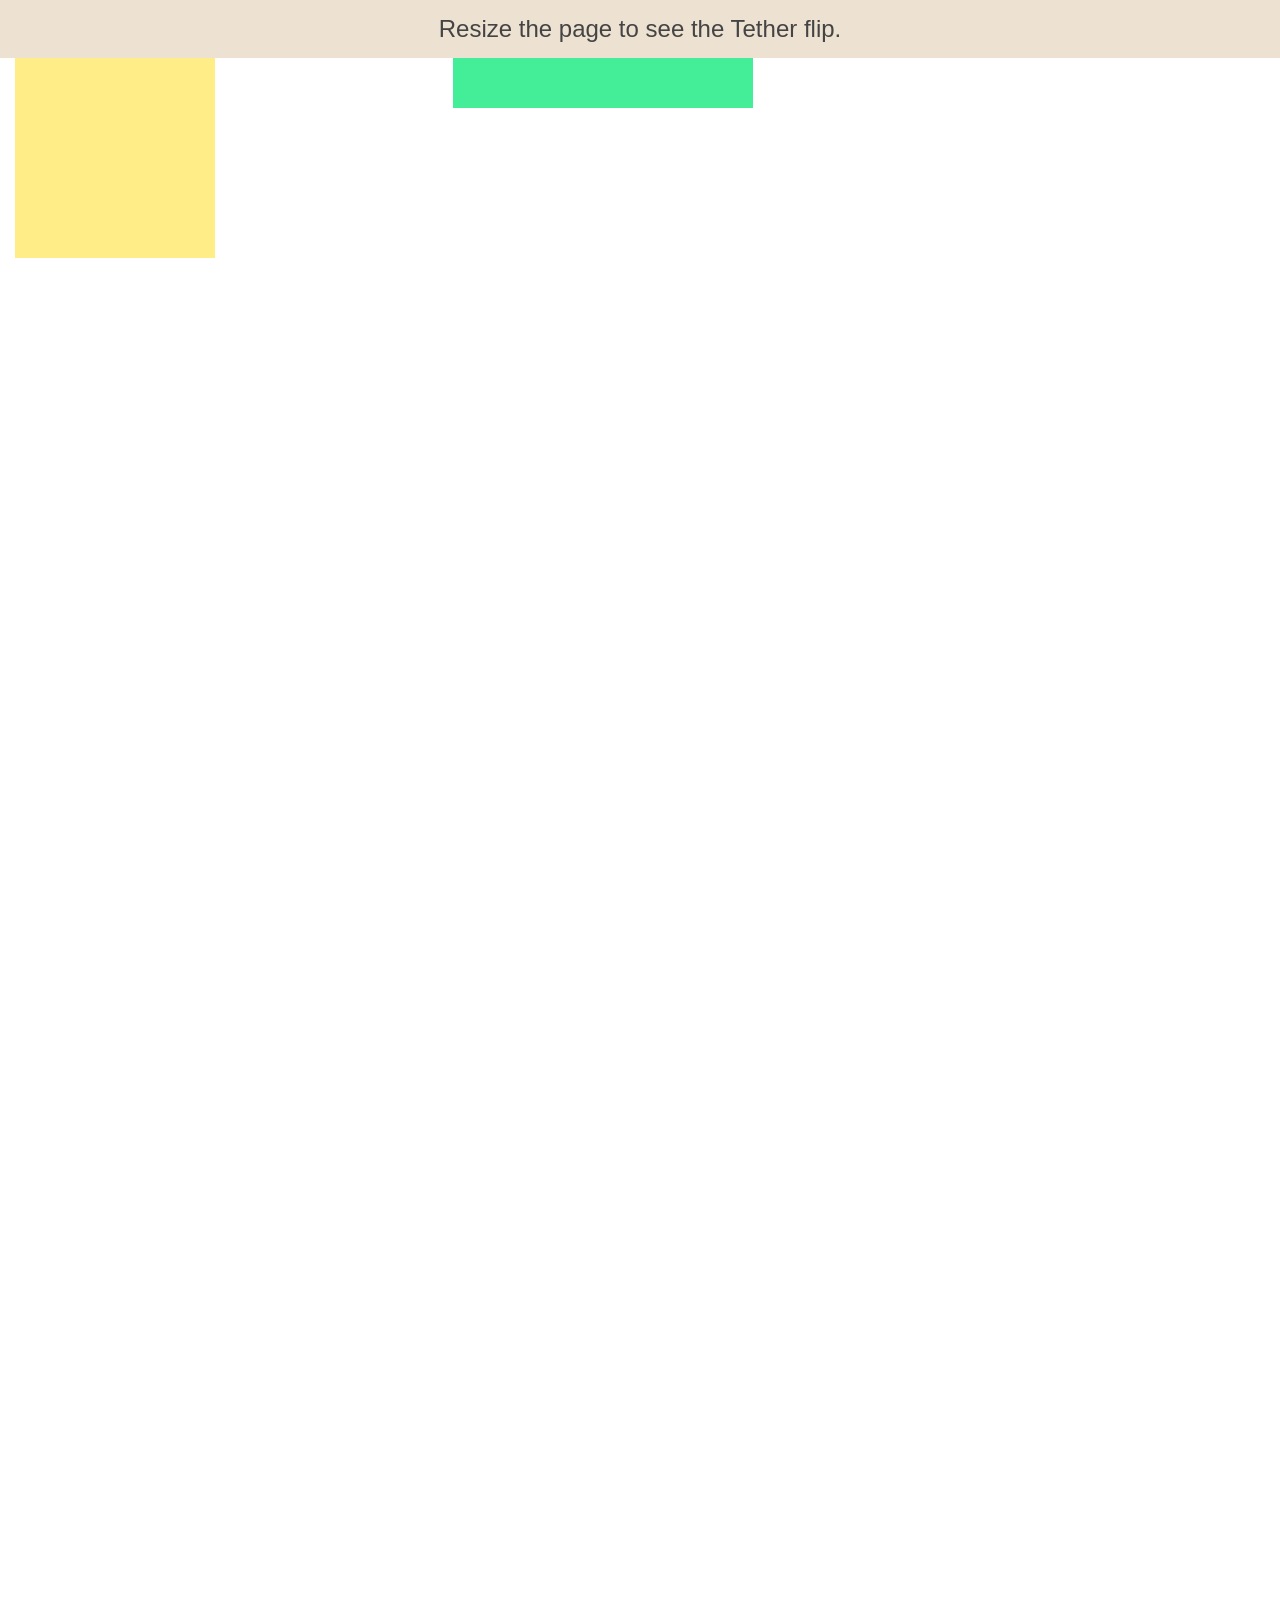
<file: static/node_modules/tether/examples/simple/index.html>
<!DOCTYPE html>
<html>
    <head>
        <meta charset="utf-8">
        <meta http-equiv="X-UA-Compatible" content="chrome=1">
        <meta name="viewport" content="width=device-width, initial-scale=1, user-scalable=no">
        <link rel="stylesheet" href="../resources/css/base.css" />
        <link rel="stylesheet" href="../common/css/style.css" />
    </head>
    <body>
        <div class="instructions">Resize the page to see the Tether flip.</div>

        <div class="element"></div>
        <div class="target"></div>

        <script src="//github.hubspot.com/tether/dist/js/tether.js"></script>
        <script>
            new Tether({
                element: '.element',
                target: '.target',
                attachment: 'top left',
                targetAttachment: 'top right',
                constraints: [{
                    to: 'window',
                    attachment: 'together'
                }]
            });
        </script>
    </body>
</html>
</file>
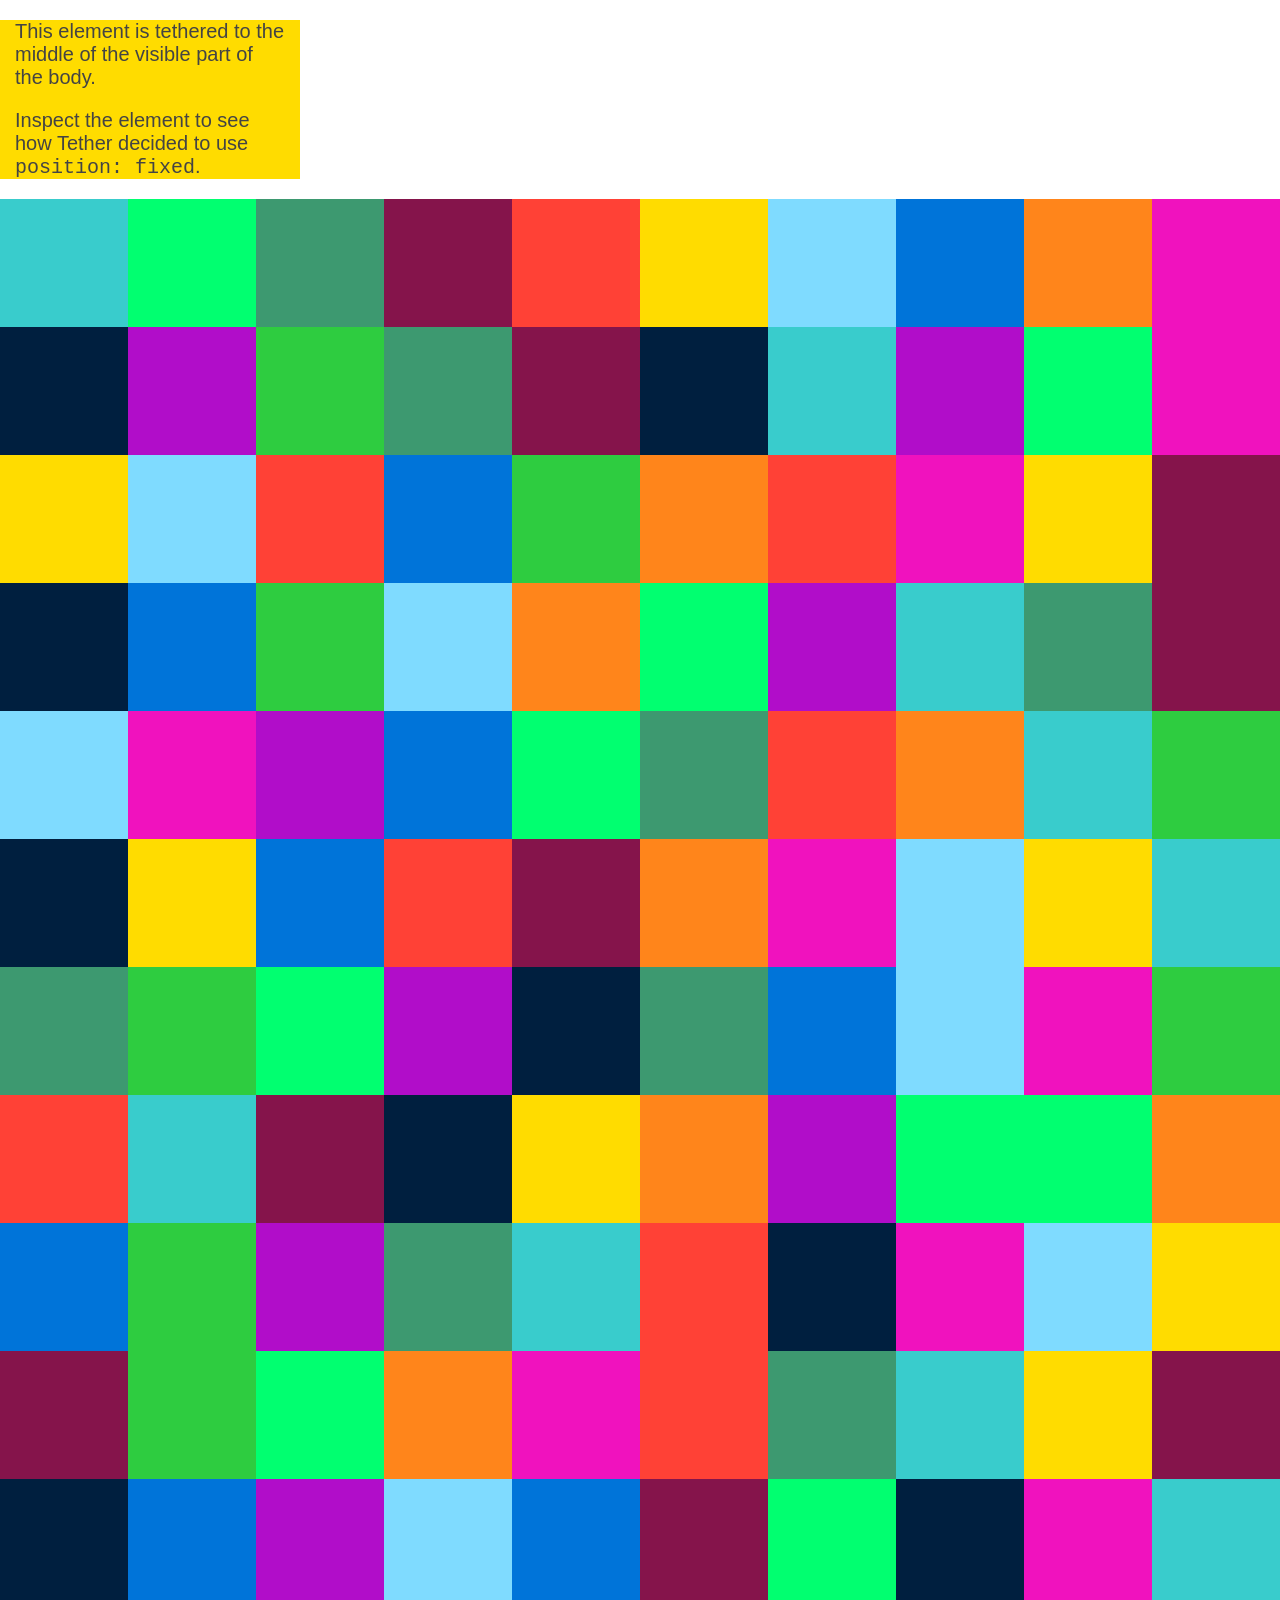
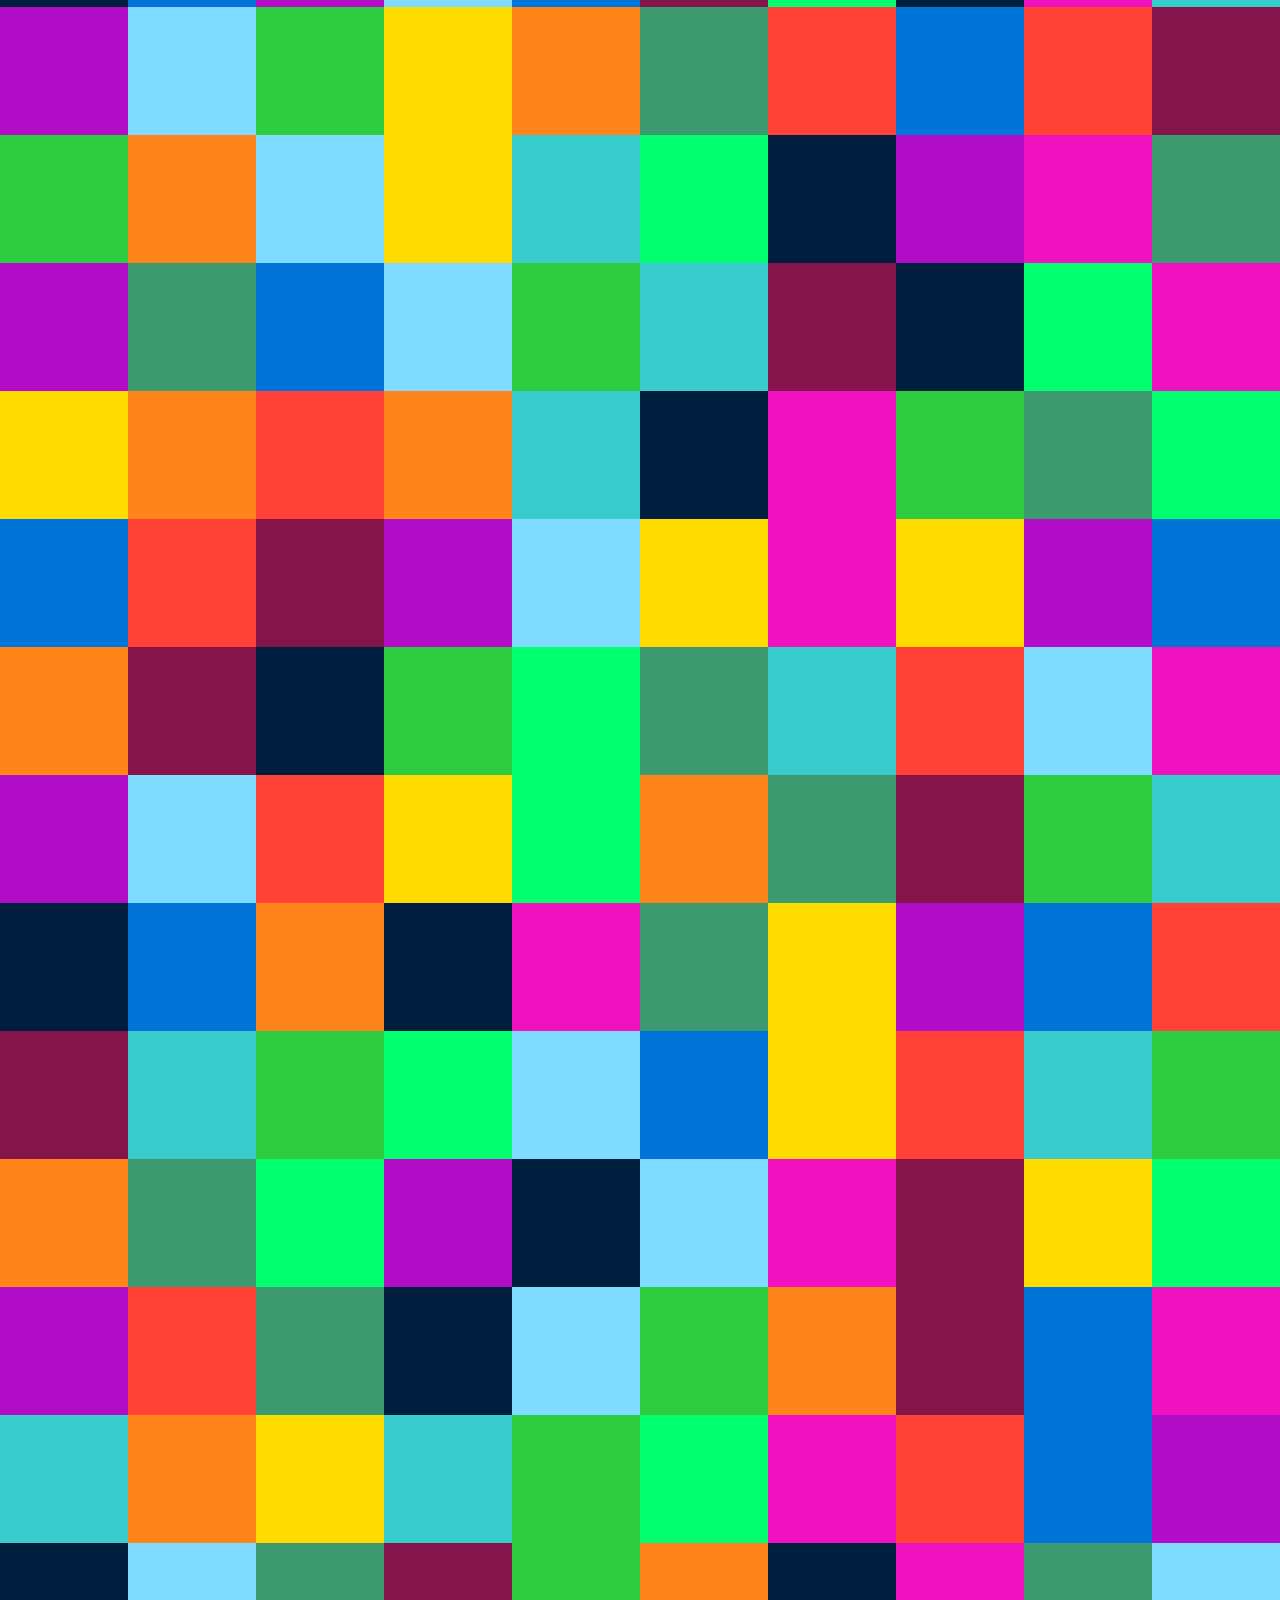
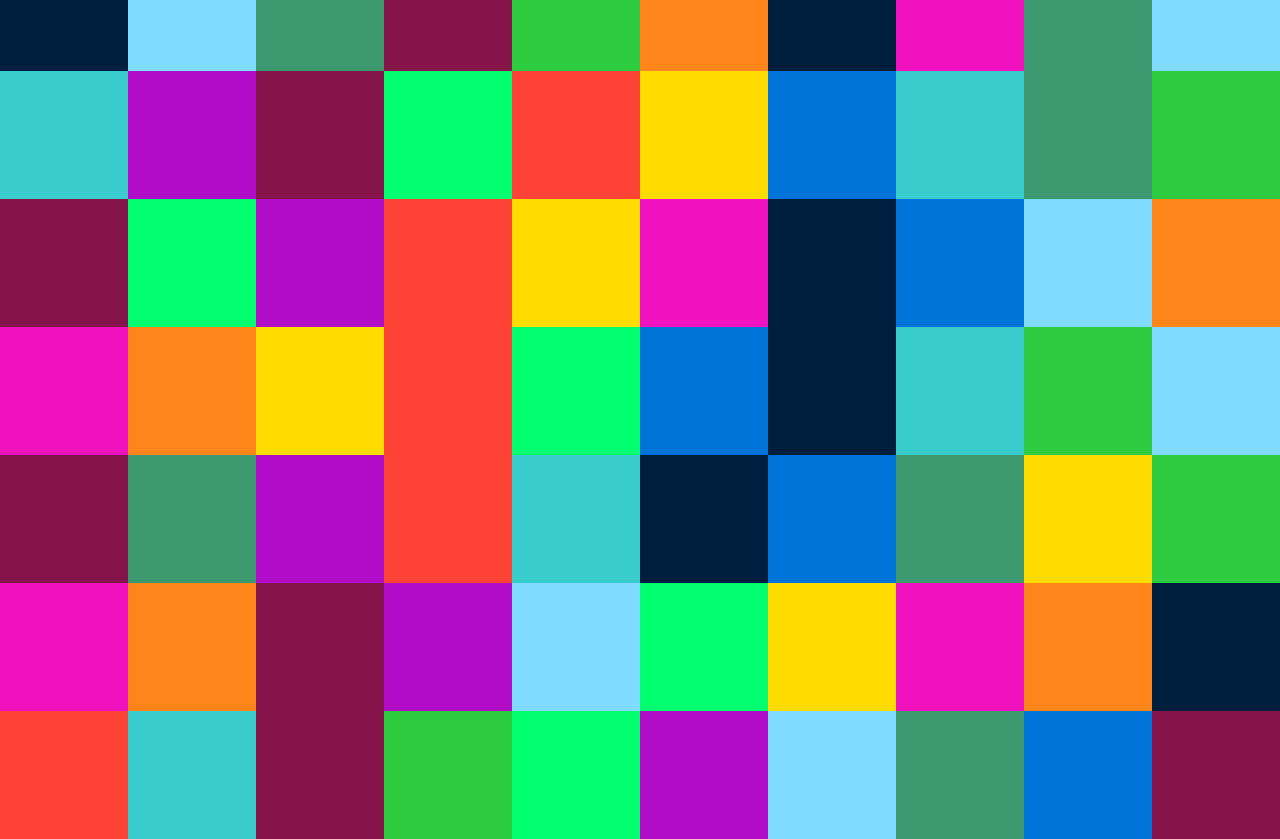
<file: static/node_modules/tether/examples/viewport/index.html>
<!DOCTYPE html>
<html>
  <head>
    <link rel="stylesheet" href="../resources/css/base.css" />
    <link rel="stylesheet" href="./colors.css" />
    <style>
      * {
        box-sizing: border-box;
      }

      .element {
        background-color: #FFDC00;
        width: 80%;
        max-width: 300px;
        padding: 0 15px;
        font-size: 20px;
        box-shadow: 0 0 0 2px rgba(255, 255, 255, 0.3);
      }

      @media (max-width: 380px) {
        .element {
          font-size: 16px;
        }
      }

      .bit {
        width: 10vw;
        height: 10vw;
        float: left;
      }
    </style>
  </head>
  <body>
    <div class="element">
      <p>This element is tethered to the middle of the visible part of the body.</p>

      <p>Inspect the element to see how Tether decided
      to use <code>position: fixed</code>.</p>
    </div>

    <script src="//github.hubspot.com/tether/dist/js/tether.js"></script>
    <script>
      new Tether({
        element: '.element',
        target: document.body,
        attachment: 'middle center',
        targetAttachment: 'middle center',
        targetModifier: 'visible'
      });
    </script>

    <script>
      // Random colors bit, don't mind this
      colors = ['navy', 'blue', 'aqua', 'teal', 'olive', 'green', 'lime',
        'yellow', 'orange', 'red', 'fuchsia', 'purple', 'maroon'];

      curColors = null;
      for(var i=300; i--;){
        if (!curColors || !curColors.length)
          curColors = colors.slice(0);

        var bit = document.createElement('div')
        var index = (Math.random() * curColors.length)|0;
        bit.className = 'bit bg-' + curColors[index]
        curColors.splice(index, 1);
        document.body.appendChild(bit);
      }
    </script>
  </body>
</html>
</file>
<file: static/node_modules/tether/examples/resources/css/base.css>
body {
    font-family: "Helvetica Neue", sans-serif;
    color: #444;
    margin: 0px;
}

a {
    cursor: pointer;
    color: blue;
}
</file>
<file: static/node_modules/tether/examples/common/css/style.css>
body {
    min-height: 3000px;
}
.element {
    width: 200px;
    height: 200px;
    background-color: #fe8;
    position: absolute;
    z-index: 6;
}

.target {
    width: 300px;
    height: 50px;
    margin: 0 35%;
    background-color: #4e9;
}

.container {
    height: 600px;
    overflow: scroll;
    width: 600px;
    border: 20px solid #CCC;
    margin-top: 100px;
}

body {
    padding: 15px;
}

body > .container {
    margin: 0 auto;
}

.pad {
    height: 400px;
    width: 100px;
}

.instructions {
    width: 100%;
    text-align: center;
    font-size: 24px;
    padding: 15px;
    background-color: rgba(210, 180, 140, 0.4);
    margin: -15px -15px 0 -15px;
}
</file>
<file: static/node_modules/tether/examples/viewport/colors.css>
@charset "UTF-8";
/****

   colors.css v1.0 For a friendlier looking web
   MIT License • http://clrs.cc • http://github.com/mrmrs/colors

   Author: mrmrs
           http://mrmrs.cc
           @mrmrs_

****/
/*

   SKINS
   • Backgrounds
   • Colors

*/
/* Backgrounds */
.bg-navy {
  background-color: #001f3f; }

.bg-blue {
  background-color: #0074d9; }

.bg-aqua {
  background-color: #7fdbff; }

.bg-teal {
  background-color: #39cccc; }

.bg-olive {
  background-color: #3d9970; }

.bg-green {
  background-color: #2ecc40; }

.bg-lime {
  background-color: #01ff70; }

.bg-yellow {
  background-color: #ffdc00; }

.bg-orange {
  background-color: #ff851b; }

.bg-red {
  background-color: #ff4136; }

.bg-fuchsia {
  background-color: #f012be; }

.bg-purple {
  background-color: #b10dc9; }

.bg-maroon {
  background-color: #85144b; }

.bg-white {
  background-color: white; }

.bg-gray {
  background-color: #aaaaaa; }

.bg-silver {
  background-color: #dddddd; }

.bg-black {
  background-color: #111111; }

/* Colors */
.navy {
  color: #001f3f; }

.blue {
  color: #0074d9; }

.aqua {
  color: #7fdbff; }

.teal {
  color: #39cccc; }

.olive {
  color: #3d9970; }

.green {
  color: #2ecc40; }

.lime {
  color: #01ff70; }

.yellow {
  color: #ffdc00; }

.orange {
  color: #ff851b; }

.red {
  color: #ff4136; }

.fuchsia {
  color: #f012be; }

.purple {
  color: #b10dc9; }

.maroon {
  color: #85144b; }

.white {
  color: white; }

.silver {
  color: #dddddd; }

.gray {
  color: #aaaaaa; }

.black {
  color: #111111; }

/* PRETTIER LINKS */
a {
  text-decoration: none;
  -webkit-transition: color .3s ease-in-out;
  transition: color .3s ease-in-out; }

a:link {
  color: #0074d9;
  -webkit-transition: color .3s ease-in-out;
  transition: color .3s ease-in-out; }

a:visited {
  color: #b10dc9; }

a:hover {
  color: #7fdbff;
  -webkit-transition: color .3s ease-in-out;
  transition: color .3s ease-in-out; }

a:active {
  color: #ff851b;
  -webkit-transition: color .3s ease-in-out;
  transition: color .3s ease-in-out; }
</file>
